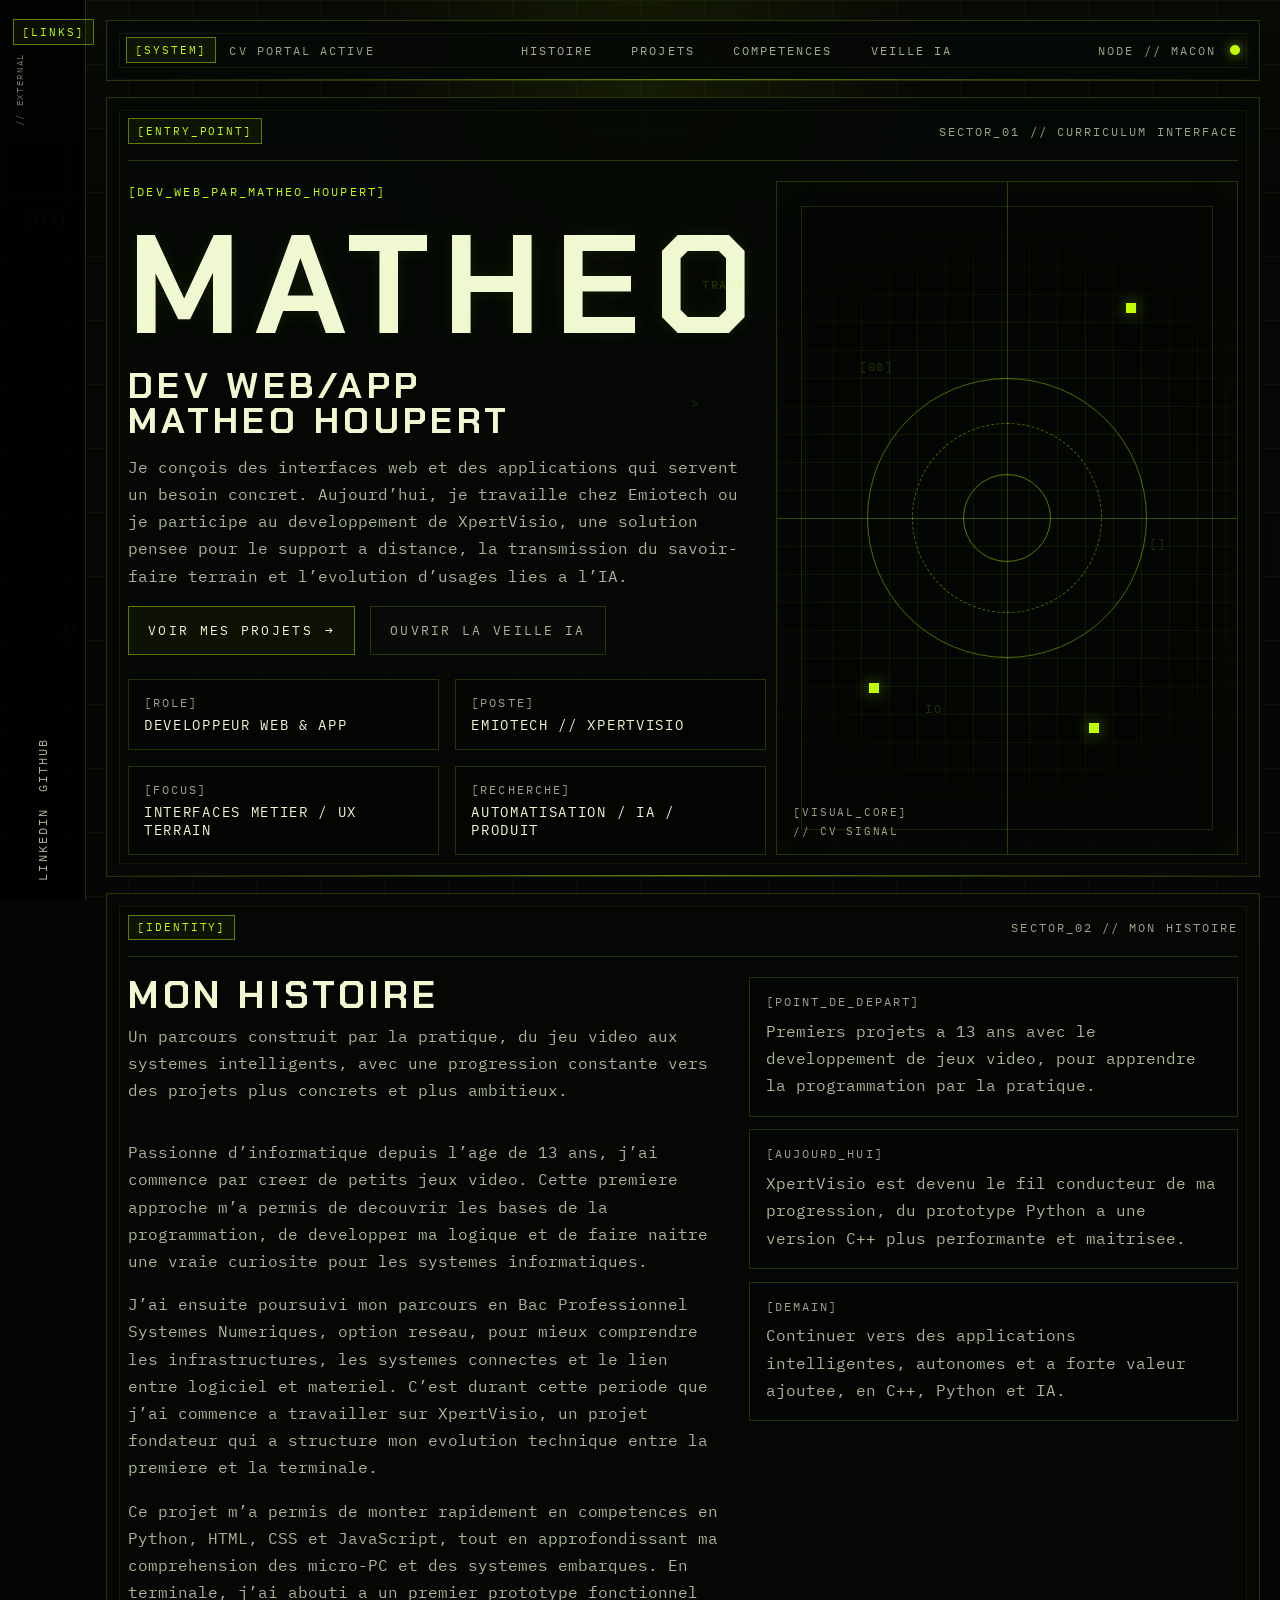
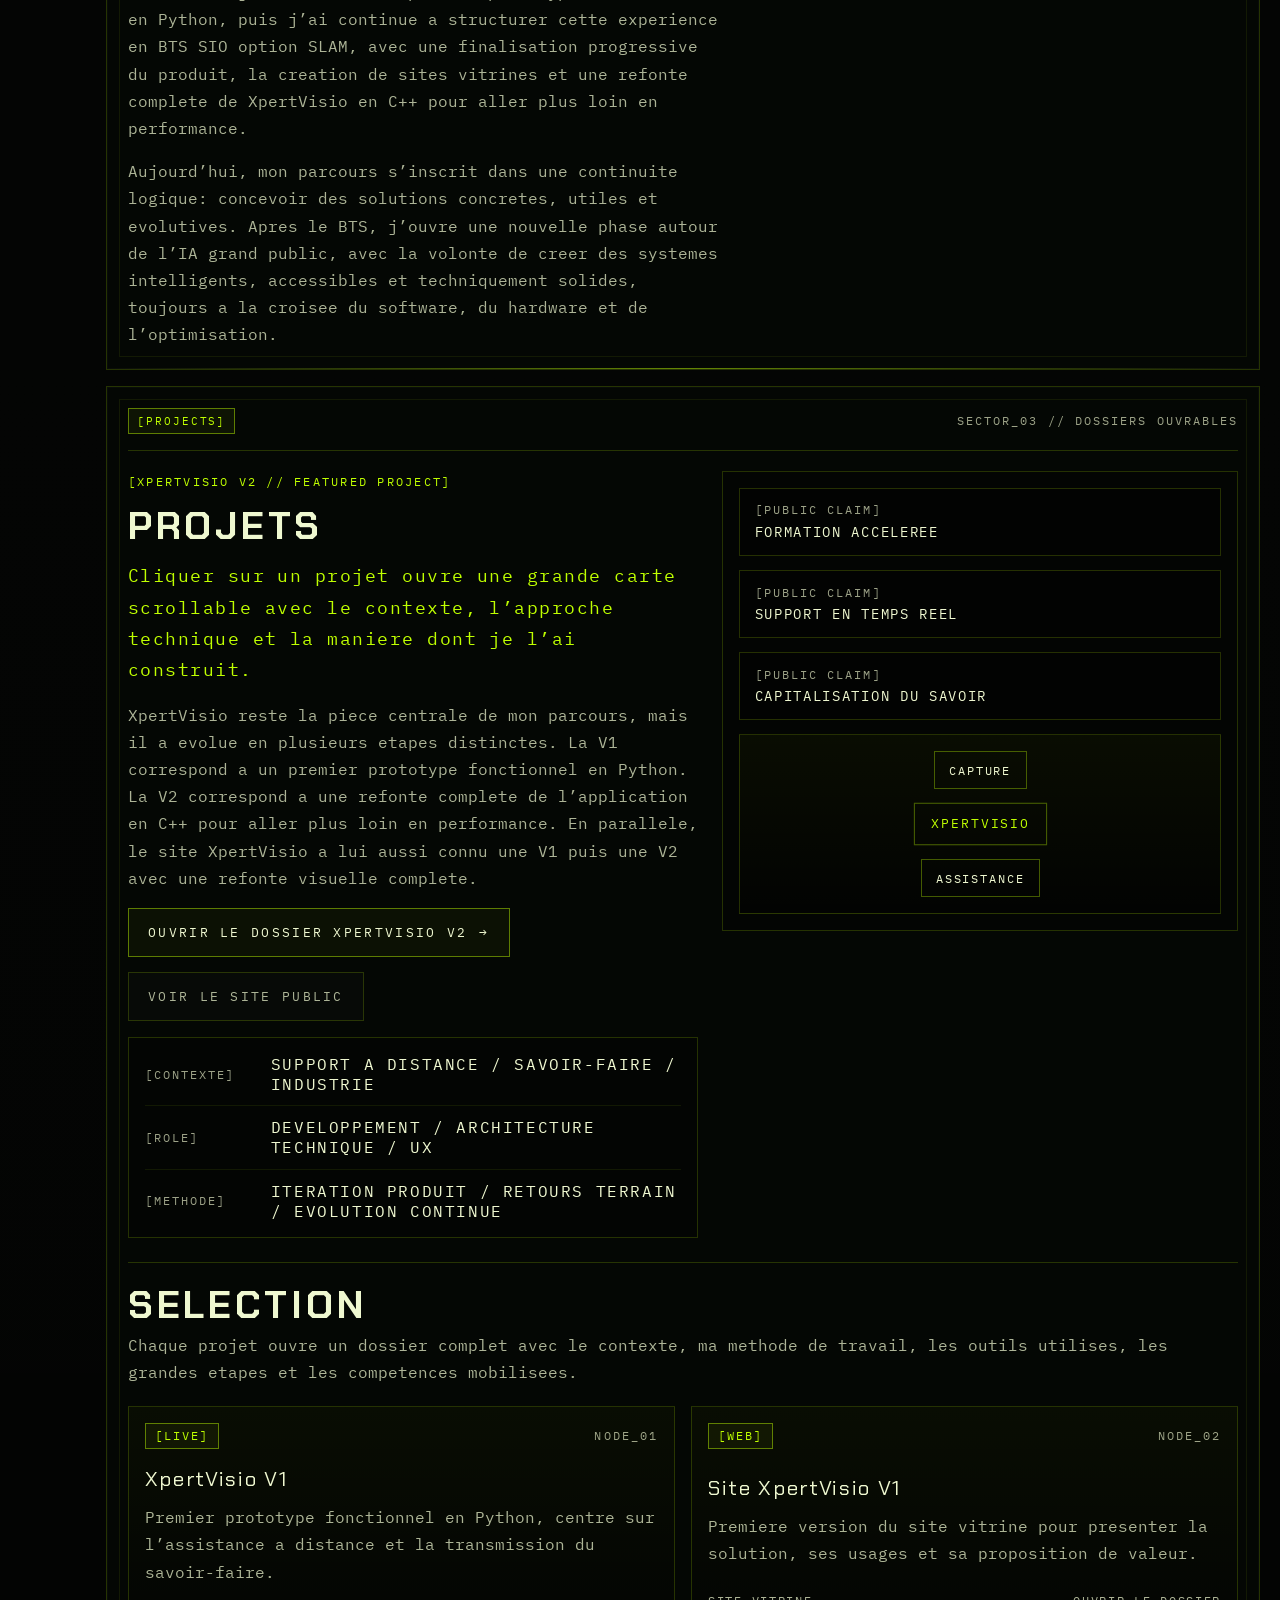
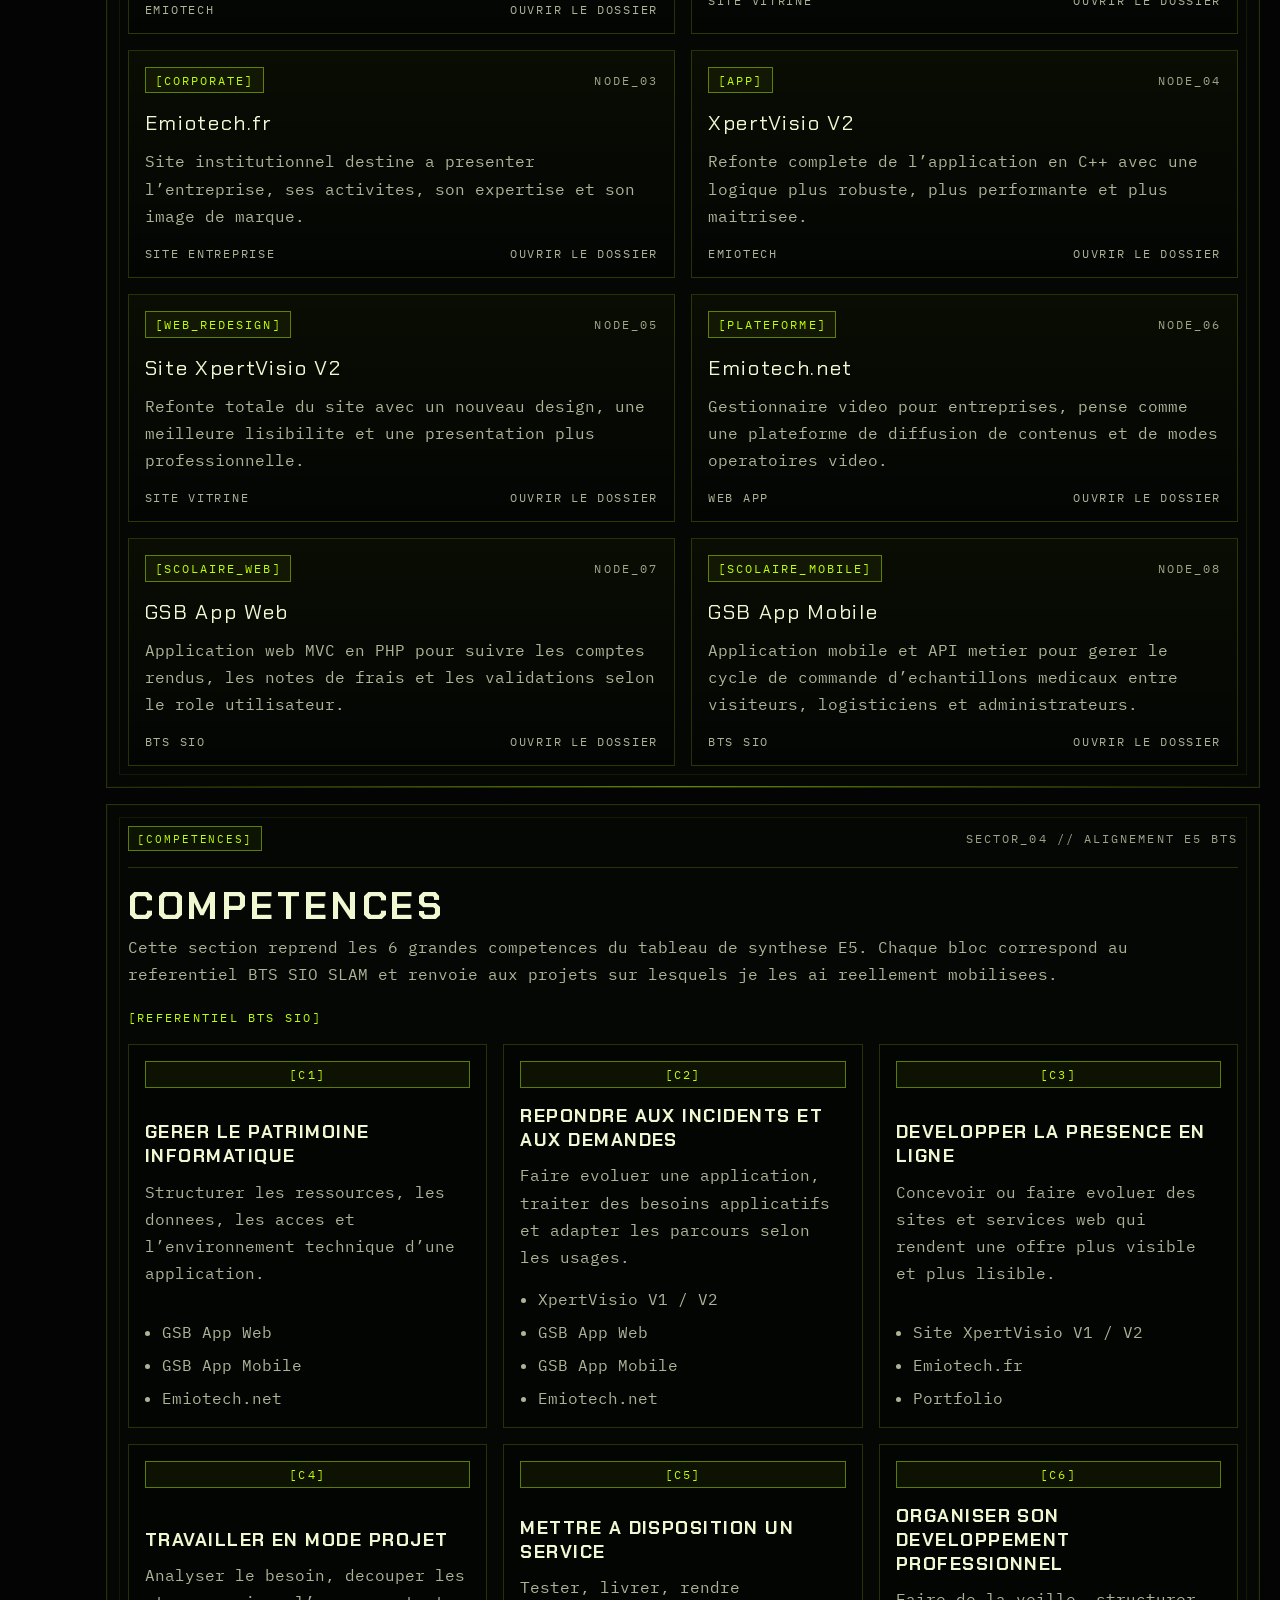
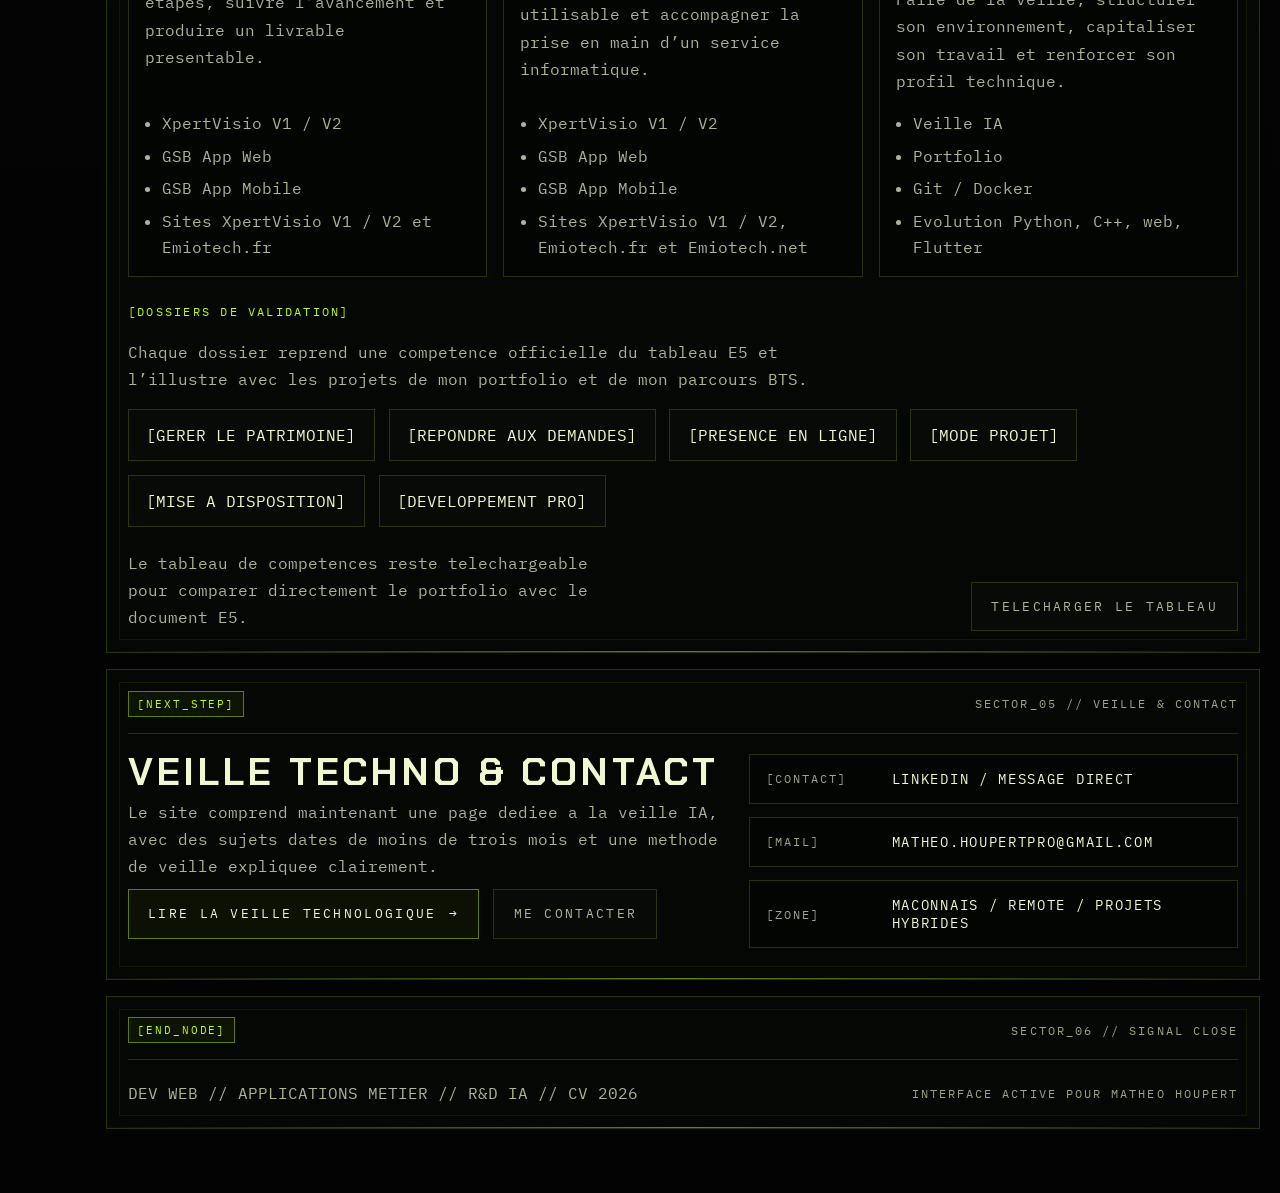
<file: index.html>
<!DOCTYPE html>
<html lang="fr">
<head>
  <meta charset="UTF-8">
  <meta name="viewport" content="width=device-width, initial-scale=1.0">
  <title>Dev Web/App Matheo Houpert</title>
  <meta
    name="description"
    content="CV interactif de Matheo Houpert, developpeur web et application chez Emiotech, autour de projets web, d'interfaces metier et de R&amp;D IA."
  >
  <link rel="preconnect" href="https://fonts.googleapis.com">
  <link rel="preconnect" href="https://fonts.gstatic.com" crossorigin>
  <link
    href="https://fonts.googleapis.com/css2?family=Chakra+Petch:wght@400;500;600;700&family=IBM+Plex+Mono:wght@400;500;600&display=swap"
    rel="stylesheet"
  >
  <link rel="stylesheet" href="styles.css">
  <noscript>
    <style>
      body.is-loading {
        overflow: auto !important;
      }

      .portfolio-loader {
        display: none !important;
      }
    </style>
  </noscript>
</head>
<body class="is-loading">
  <div class="app-shell">
    <div class="scanline-overlay" aria-hidden="true"></div>
    <div class="ambient-grid" aria-hidden="true"></div>
    <div class="noise-layer" id="noiseLayer" aria-hidden="true"></div>
    <div class="cursor" id="cursor" aria-hidden="true">
      <span class="cursor-ring"></span>
      <span class="cursor-dot"></span>
    </div>
    <div class="portfolio-loader" id="portfolioLoader" role="status" aria-live="polite">
      <div class="portfolio-loader__panel">
        <div class="portfolio-loader__head">
          <span class="system-tag">[BOOT_SEQUENCE]</span>
          <span class="portfolio-loader__code">NODE // MATHEO.H</span>
        </div>
        <div class="portfolio-loader__body">
          <p class="portfolio-loader__eyebrow">CV INTERFACE / EMIOTECH / XPERTVISIO</p>
          <h2 class="portfolio-loader__title">INITIALISATION DU PORTFOLIO</h2>
          <p class="portfolio-loader__text">
            Synchronisation des projets, calibration de l&rsquo;interface et ouverture
            du point d&rsquo;entree principal.
          </p>
          <div class="portfolio-loader__meter" aria-hidden="true">
            <span class="portfolio-loader__bar"></span>
          </div>
          <div class="portfolio-loader__status" aria-hidden="true">
            <span>SCANLINE</span>
            <span>PROJECTS</span>
            <span>SKILLS</span>
            <span>WATCH</span>
          </div>
        </div>
      </div>
    </div>

    <aside class="social-rail">
      <div class="rail-head">
        <span class="system-tag">[LINKS]</span>
        <span class="rail-id">// EXTERNAL</span>
      </div>
      <nav class="rail-links" aria-label="Liens externes">
        <a href="https://github.com/matheo2?tab=repositories" target="_blank" rel="noreferrer">GitHub</a>
        <a href="https://www.linkedin.com/in/matheo-houpert-094a30214/" target="_blank" rel="noreferrer">LinkedIn</a>
      </nav>
    </aside>

    <main class="site-frame">
      <header class="topbar">
        <div class="topbar-block">
          <span class="system-tag">[SYSTEM]</span>
          <span class="topbar-copy">CV PORTAL ACTIVE</span>
        </div>
        <nav class="topbar-nav" aria-label="Navigation principale">
          <a class="topbar-link" href="#story">HISTOIRE</a>
          <a class="topbar-link" href="#projects">PROJETS</a>
          <a class="topbar-link" href="#skills">COMPETENCES</a>
          <a class="topbar-link" href="veille.html">VEILLE IA</a>
        </nav>
        <div class="topbar-block">
          <span class="topbar-copy">NODE // MACON</span>
          <span class="status-led"></span>
        </div>
      </header>

      <section class="hero panel reveal">
        <div class="panel-header">
          <span class="system-tag">[ENTRY_POINT]</span>
          <span class="meta-text">SECTOR_01 // CURRICULUM INTERFACE</span>
        </div>
        <div class="hero-grid">
          <div class="hero-copy">
            <p class="eyebrow">[DEV_WEB_PAR_MATHEO_HOUPERT]</p>
            <h1 class="glitch-title" data-text="MATHEO">MATHEO</h1>
            <h2 class="hero-subtitle">DEV WEB/APP MATHEO HOUPERT</h2>
            <p class="hero-text">
              Je con&ccedil;ois des interfaces web et des applications qui servent un besoin concret.
              Aujourd&rsquo;hui, je travaille chez Emiotech ou je participe au developpement
              de XpertVisio, une solution pensee pour le support a distance, la transmission
              du savoir-faire terrain et l&rsquo;evolution d&rsquo;usages lies a l&rsquo;IA.
            </p>
            <div class="hero-actions">
              <a class="button-primary" href="#projects">VOIR MES PROJETS <span>&rarr;</span></a>
              <a class="button-secondary" href="veille.html">OUVRIR LA VEILLE IA</a>
            </div>
            <div class="hero-data">
              <div class="data-card">
                <span class="data-label">[ROLE]</span>
                <span class="data-value">DEVELOPPEUR WEB &amp; APP</span>
              </div>
              <div class="data-card">
                <span class="data-label">[POSTE]</span>
                <span class="data-value">EMIOTECH // XPERTVISIO</span>
              </div>
              <div class="data-card">
                <span class="data-label">[FOCUS]</span>
                <span class="data-value">INTERFACES METIER / UX TERRAIN</span>
              </div>
              <div class="data-card">
                <span class="data-label">[RECHERCHE]</span>
                <span class="data-value">AUTOMATISATION / IA / PRODUIT</span>
              </div>
            </div>
          </div>

          <div class="hero-visual" aria-hidden="true">
            <div class="signal-core">
              <div class="signal-ring signal-ring-a"></div>
              <div class="signal-ring signal-ring-b"></div>
              <div class="signal-grid"></div>
              <div class="signal-cross signal-cross-x"></div>
              <div class="signal-cross signal-cross-y"></div>
              <div class="signal-node signal-node-a"></div>
              <div class="signal-node signal-node-b"></div>
              <div class="signal-node signal-node-c"></div>
              <div class="signal-pulse"></div>
              <div class="signal-caption">
                <span>[VISUAL_CORE]</span>
                <span>// CV SIGNAL</span>
              </div>
            </div>
          </div>
        </div>
      </section>

      <section class="story panel reveal" id="story">
        <div class="panel-header">
          <span class="system-tag">[IDENTITY]</span>
          <span class="meta-text">SECTOR_02 // MON HISTOIRE</span>
        </div>
        <div class="story-layout">
          <div class="story-copy">
            <div class="section-head">
              <h3>MON HISTOIRE</h3>
              <p>Un parcours construit par la pratique, du jeu video aux systemes intelligents, avec une progression constante vers des projets plus concrets et plus ambitieux.</p>
            </div>
            <p>
              Passionne d&rsquo;informatique depuis l&rsquo;age de 13 ans, j&rsquo;ai commence par creer de petits jeux video.
              Cette premiere approche m&rsquo;a permis de decouvrir les bases de la programmation, de developper ma
              logique et de faire naitre une vraie curiosite pour les systemes informatiques.
            </p>
            <p>
              J&rsquo;ai ensuite poursuivi mon parcours en Bac Professionnel Systemes Numeriques, option reseau, pour
              mieux comprendre les infrastructures, les systemes connectes et le lien entre logiciel et materiel.
              C&rsquo;est durant cette periode que j&rsquo;ai commence a travailler sur XpertVisio, un projet fondateur
              qui a structure mon evolution technique entre la premiere et la terminale.
            </p>
            <p>
              Ce projet m&rsquo;a permis de monter rapidement en competences en Python, HTML, CSS et JavaScript,
              tout en approfondissant ma comprehension des micro-PC et des systemes embarques. En terminale,
              j&rsquo;ai abouti a un premier prototype fonctionnel en Python, puis j&rsquo;ai continue a structurer cette
              experience en BTS SIO option SLAM, avec une finalisation progressive du produit, la creation de sites
              vitrines et une refonte complete de XpertVisio en C++ pour aller plus loin en performance.
            </p>
            <p>
              Aujourd&rsquo;hui, mon parcours s&rsquo;inscrit dans une continuite logique: concevoir des solutions concretes,
              utiles et evolutives. Apres le BTS, j&rsquo;ouvre une nouvelle phase autour de l&rsquo;IA grand public, avec la
              volonte de creer des systemes intelligents, accessibles et techniquement solides, toujours a la croisee
              du software, du hardware et de l&rsquo;optimisation.
            </p>
          </div>
          <div class="story-stack" aria-label="Reperes de parcours">
            <div class="story-card">
              <span class="story-label">[POINT_DE_DEPART]</span>
              <p>Premiers projets a 13 ans avec le developpement de jeux video, pour apprendre la programmation par la pratique.</p>
            </div>
            <div class="story-card">
              <span class="story-label">[AUJOURD_HUI]</span>
              <p>XpertVisio est devenu le fil conducteur de ma progression, du prototype Python a une version C++ plus performante et maitrisee.</p>
            </div>
            <div class="story-card">
              <span class="story-label">[DEMAIN]</span>
              <p>Continuer vers des applications intelligentes, autonomes et a forte valeur ajoutee, en C++, Python et IA.</p>
            </div>
          </div>
        </div>
      </section>

      <section class="project-showcase panel reveal" id="projects">
        <div class="panel-header">
          <span class="system-tag">[PROJECTS]</span>
          <span class="meta-text">SECTOR_03 // DOSSIERS OUVRABLES</span>
        </div>
        <div class="project-layout">
          <div class="project-copy">
            <p class="eyebrow">[XPERTVISIO V2 // FEATURED PROJECT]</p>
            <h3>PROJETS</h3>
            <p class="project-text">Cliquer sur un projet ouvre une grande carte scrollable avec le contexte, l&rsquo;approche technique et la maniere dont je l&rsquo;ai construit.</p>
            <p class="project-detail">
              XpertVisio reste la piece centrale de mon parcours, mais il a evolue en plusieurs etapes distinctes.
              La V1 correspond a un premier prototype fonctionnel en Python. La V2 correspond a une refonte complete
              de l&rsquo;application en C++ pour aller plus loin en performance. En parallele, le site XpertVisio a lui
              aussi connu une V1 puis une V2 avec une refonte visuelle complete.
            </p>
            <div class="project-actions">
              <button class="button-primary detail-trigger" type="button" data-modal-template="project-xpertvisio-v2" aria-haspopup="dialog">
                OUVRIR LE DOSSIER XPERTVISIO V2 <span>&rarr;</span>
              </button>
              <a class="button-secondary" href="https://xpertvisio.tech" target="_blank" rel="noreferrer">VOIR LE SITE PUBLIC</a>
            </div>
            <div class="access-strip" aria-label="Informations d'accès au projet">
              <div class="access-row">
                <span class="access-key">[CONTEXTE]</span>
                <span class="access-value">SUPPORT A DISTANCE / SAVOIR-FAIRE / INDUSTRIE</span>
              </div>
              <div class="access-row">
                <span class="access-key">[ROLE]</span>
                <span class="access-value">DEVELOPPEMENT / ARCHITECTURE TECHNIQUE / UX</span>
              </div>
              <div class="access-row">
                <span class="access-key">[METHODE]</span>
                <span class="access-value">ITERATION PRODUIT / RETOURS TERRAIN / EVOLUTION CONTINUE</span>
              </div>
            </div>
          </div>
          <div class="project-panel">
            <div class="metric-block">
              <span class="metric-label">[PUBLIC CLAIM]</span>
              <span class="metric-value">FORMATION ACCELEREE</span>
            </div>
            <div class="metric-block">
              <span class="metric-label">[PUBLIC CLAIM]</span>
              <span class="metric-value">SUPPORT EN TEMPS REEL</span>
            </div>
            <div class="metric-block">
              <span class="metric-label">[PUBLIC CLAIM]</span>
              <span class="metric-value">CAPITALISATION DU SAVOIR</span>
            </div>
            <div class="project-diagram" aria-hidden="true">
              <span class="diagram-node">CAPTURE</span>
              <span class="diagram-node">XPERTVISIO</span>
              <span class="diagram-node">ASSISTANCE</span>
            </div>
          </div>
        </div>
        <div class="project-directory" id="project-directory">
          <div class="section-head">
            <h3>SELECTION</h3>
            <p>Chaque projet ouvre un dossier complet avec le contexte, ma methode de travail, les outils utilises, les grandes etapes et les competences mobilisees.</p>
          </div>
          <div class="project-grid">
            <button class="project-card detail-trigger" type="button" data-modal-template="project-xpertvisio-v1" aria-haspopup="dialog">
              <span class="project-card-head">
                <span class="project-badge">[LIVE]</span>
                <span class="project-card-index">NODE_01</span>
              </span>
              <span class="project-card-copy">
                <span class="project-card-title">XpertVisio V1</span>
                <span class="project-card-text">Premier prototype fonctionnel en Python, centre sur l&rsquo;assistance a distance et la transmission du savoir-faire.</span>
              </span>
              <span class="project-card-meta">
                <span>EMIOTECH</span>
                <span>OUVRIR LE DOSSIER</span>
              </span>
            </button>

            <button class="project-card detail-trigger" type="button" data-modal-template="project-xpertvisio-site-v1" aria-haspopup="dialog">
              <span class="project-card-head">
                <span class="project-badge">[WEB]</span>
                <span class="project-card-index">NODE_02</span>
              </span>
              <span class="project-card-copy">
                <span class="project-card-title">Site XpertVisio V1</span>
                <span class="project-card-text">Premiere version du site vitrine pour presenter la solution, ses usages et sa proposition de valeur.</span>
              </span>
              <span class="project-card-meta">
                <span>SITE VITRINE</span>
                <span>OUVRIR LE DOSSIER</span>
              </span>
            </button>

            <button class="project-card detail-trigger" type="button" data-modal-template="project-emiotech-fr" aria-haspopup="dialog">
              <span class="project-card-head">
                <span class="project-badge">[CORPORATE]</span>
                <span class="project-card-index">NODE_03</span>
              </span>
              <span class="project-card-copy">
                <span class="project-card-title">Emiotech.fr</span>
                <span class="project-card-text">Site institutionnel destine a presenter l&rsquo;entreprise, ses activites, son expertise et son image de marque.</span>
              </span>
              <span class="project-card-meta">
                <span>SITE ENTREPRISE</span>
                <span>OUVRIR LE DOSSIER</span>
              </span>
            </button>

            <button class="project-card detail-trigger" type="button" data-modal-template="project-xpertvisio-v2" aria-haspopup="dialog">
              <span class="project-card-head">
                <span class="project-badge">[APP]</span>
                <span class="project-card-index">NODE_04</span>
              </span>
              <span class="project-card-copy">
                <span class="project-card-title">XpertVisio V2</span>
                <span class="project-card-text">Refonte complete de l&rsquo;application en C++ avec une logique plus robuste, plus performante et plus maitrisee.</span>
              </span>
              <span class="project-card-meta">
                <span>EMIOTECH</span>
                <span>OUVRIR LE DOSSIER</span>
              </span>
            </button>

            <button class="project-card detail-trigger" type="button" data-modal-template="project-xpertvisio-site-v2" aria-haspopup="dialog">
              <span class="project-card-head">
                <span class="project-badge">[WEB_REDESIGN]</span>
                <span class="project-card-index">NODE_05</span>
              </span>
              <span class="project-card-copy">
                <span class="project-card-title">Site XpertVisio V2</span>
                <span class="project-card-text">Refonte totale du site avec un nouveau design, une meilleure lisibilite et une presentation plus professionnelle.</span>
              </span>
              <span class="project-card-meta">
                <span>SITE VITRINE</span>
                <span>OUVRIR LE DOSSIER</span>
              </span>
            </button>

            <button class="project-card detail-trigger" type="button" data-modal-template="project-emiotech-net" aria-haspopup="dialog">
              <span class="project-card-head">
                <span class="project-badge">[PLATEFORME]</span>
                <span class="project-card-index">NODE_06</span>
              </span>
              <span class="project-card-copy">
                <span class="project-card-title">Emiotech.net</span>
                <span class="project-card-text">Gestionnaire video pour entreprises, pense comme une plateforme de diffusion de contenus et de modes operatoires video.</span>
              </span>
              <span class="project-card-meta">
                <span>WEB APP</span>
                <span>OUVRIR LE DOSSIER</span>
              </span>
            </button>

            <button class="project-card detail-trigger" type="button" data-modal-template="project-gsb-web" aria-haspopup="dialog">
              <span class="project-card-head">
                <span class="project-badge">[SCOLAIRE_WEB]</span>
                <span class="project-card-index">NODE_07</span>
              </span>
              <span class="project-card-copy">
                <span class="project-card-title">GSB App Web</span>
                <span class="project-card-text">Application web MVC en PHP pour suivre les comptes rendus, les notes de frais et les validations selon le role utilisateur.</span>
              </span>
              <span class="project-card-meta">
                <span>BTS SIO</span>
                <span>OUVRIR LE DOSSIER</span>
              </span>
            </button>

            <button class="project-card detail-trigger" type="button" data-modal-template="project-gsb-mobile" aria-haspopup="dialog">
              <span class="project-card-head">
                <span class="project-badge">[SCOLAIRE_MOBILE]</span>
                <span class="project-card-index">NODE_08</span>
              </span>
              <span class="project-card-copy">
                <span class="project-card-title">GSB App Mobile</span>
                <span class="project-card-text">Application mobile et API metier pour gerer le cycle de commande d&rsquo;echantillons medicaux entre visiteurs, logisticiens et administrateurs.</span>
              </span>
              <span class="project-card-meta">
                <span>BTS SIO</span>
                <span>OUVRIR LE DOSSIER</span>
              </span>
            </button>
          </div>
        </div>
      </section>

      <section class="skills panel reveal" id="skills">
        <div class="panel-header">
          <span class="system-tag">[COMPETENCES]</span>
          <span class="meta-text">SECTOR_04 // ALIGNEMENT E5 BTS</span>
        </div>
        <div class="section-head">
          <h3>COMPETENCES</h3>
          <p>Cette section reprend les 6 grandes competences du tableau de synthese E5. Chaque bloc correspond au referentiel BTS SIO SLAM et renvoie aux projets sur lesquels je les ai reellement mobilisees.</p>
        </div>
        <div class="skills-stack">
          <div class="skills-block">
            <p class="eyebrow">[REFERENTIEL BTS SIO]</p>
            <div class="skills-panel skills-panel--project">
              <article class="skill-card">
                <span class="project-badge">[C1]</span>
                <div class="skill-card-copy">
                  <h4>Gerer le patrimoine informatique</h4>
                  <p>Structurer les ressources, les donnees, les acces et l&rsquo;environnement technique d&rsquo;une application.</p>
                </div>
                <ul class="skill-card-list">
                  <li>GSB App Web</li>
                  <li>GSB App Mobile</li>
                  <li>Emiotech.net</li>
                </ul>
              </article>
              <article class="skill-card">
                <span class="project-badge">[C2]</span>
                <div class="skill-card-copy">
                  <h4>Repondre aux incidents et aux demandes</h4>
                  <p>Faire evoluer une application, traiter des besoins applicatifs et adapter les parcours selon les usages.</p>
                </div>
                <ul class="skill-card-list">
                  <li>XpertVisio V1 / V2</li>
                  <li>GSB App Web</li>
                  <li>GSB App Mobile</li>
                  <li>Emiotech.net</li>
                </ul>
              </article>
              <article class="skill-card">
                <span class="project-badge">[C3]</span>
                <div class="skill-card-copy">
                  <h4>Developper la presence en ligne</h4>
                  <p>Concevoir ou faire evoluer des sites et services web qui rendent une offre plus visible et plus lisible.</p>
                </div>
                <ul class="skill-card-list">
                  <li>Site XpertVisio V1 / V2</li>
                  <li>Emiotech.fr</li>
                  <li>Portfolio</li>
                </ul>
              </article>
              <article class="skill-card">
                <span class="project-badge">[C4]</span>
                <div class="skill-card-copy">
                  <h4>Travailler en mode projet</h4>
                  <p>Analyser le besoin, decouper les etapes, suivre l&rsquo;avancement et produire un livrable presentable.</p>
                </div>
                <ul class="skill-card-list">
                  <li>XpertVisio V1 / V2</li>
                  <li>GSB App Web</li>
                  <li>GSB App Mobile</li>
                  <li>Sites XpertVisio V1 / V2 et Emiotech.fr</li>
                </ul>
              </article>
              <article class="skill-card">
                <span class="project-badge">[C5]</span>
                <div class="skill-card-copy">
                  <h4>Mettre a disposition un service</h4>
                  <p>Tester, livrer, rendre utilisable et accompagner la prise en main d&rsquo;un service informatique.</p>
                </div>
                <ul class="skill-card-list">
                  <li>XpertVisio V1 / V2</li>
                  <li>GSB App Web</li>
                  <li>GSB App Mobile</li>
                  <li>Sites XpertVisio V1 / V2, Emiotech.fr et Emiotech.net</li>
                </ul>
              </article>
              <article class="skill-card">
                <span class="project-badge">[C6]</span>
                <div class="skill-card-copy">
                  <h4>Organiser son developpement professionnel</h4>
                  <p>Faire de la veille, structurer son environnement, capitaliser son travail et renforcer son profil technique.</p>
                </div>
                <ul class="skill-card-list">
                  <li>Veille IA</li>
                  <li>Portfolio</li>
                  <li>Git / Docker</li>
                  <li>Evolution Python, C++, web, Flutter</li>
                </ul>
              </article>
            </div>
          </div>
          <div class="skills-block">
            <p class="eyebrow">[DOSSIERS DE VALIDATION]</p>
            <p class="skills-block-intro">Chaque dossier reprend une competence officielle du tableau E5 et l&rsquo;illustre avec les projets de mon portfolio et de mon parcours BTS.</p>
            <div class="skill-button-grid">
              <button class="skill-pill detail-trigger" type="button" data-modal-template="skill-backend" aria-haspopup="dialog">[GERER LE PATRIMOINE]</button>
              <button class="skill-pill detail-trigger" type="button" data-modal-template="skill-apps" aria-haspopup="dialog">[REPONDRE AUX DEMANDES]</button>
              <button class="skill-pill detail-trigger" type="button" data-modal-template="skill-frontend" aria-haspopup="dialog">[PRESENCE EN LIGNE]</button>
              <button class="skill-pill detail-trigger" type="button" data-modal-template="skill-ia" aria-haspopup="dialog">[MODE PROJET]</button>
              <button class="skill-pill detail-trigger" type="button" data-modal-template="skill-ux" aria-haspopup="dialog">[MISE A DISPOSITION]</button>
              <button class="skill-pill detail-trigger" type="button" data-modal-template="skill-devpro" aria-haspopup="dialog">[DEVELOPPEMENT PRO]</button>
            </div>
          </div>
        </div>
        <div class="skills-footer">
          <p class="skills-footnote">Le tableau de competences reste telechargeable pour comparer directement le portfolio avec le document E5.</p>
          <a class="button-secondary" href="BTS_SIO_Annexe_VI.5_Epreuve E5-Matheo-Houpert - Tableau de synthe.se_2026.xlsx" download="BTS_SIO_Annexe_VI.5_Epreuve E5-Matheo-Houpert - Tableau de synthe.se_2026.xlsx">TELECHARGER LE TABLEAU</a>
        </div>
      </section>

      <section class="about panel reveal" id="about">
        <div class="panel-header">
          <span class="system-tag">[NEXT_STEP]</span>
          <span class="meta-text">SECTOR_05 // VEILLE &amp; CONTACT</span>
        </div>
        <div class="about-layout">
          <div class="section-head">
            <h3>VEILLE TECHNO &amp; CONTACT</h3>
            <p>Le site comprend maintenant une page dediee a la veille IA, avec des sujets dates de moins de trois mois et une methode de veille expliquee clairement.</p>
            <div class="project-actions">
              <a class="button-primary" href="veille.html">LIRE LA VEILLE TECHNOLOGIQUE <span>&rarr;</span></a>
              <a class="button-secondary" href="https://www.linkedin.com/in/matheo-houpert-094a30214/" target="_blank" rel="noreferrer">ME CONTACTER</a>
            </div>
          </div>
          <div class="about-list">
            <div class="about-row">
              <span class="about-key">[CONTACT]</span>
              <span class="about-value">LINKEDIN / MESSAGE DIRECT</span>
            </div>
            <div class="about-row">
              <span class="about-key">[MAIL]</span>
              <span class="about-value">matheo.houpertPRO@gmail.com</span>
            </div>
            <div class="about-row">
              <span class="about-key">[ZONE]</span>
              <span class="about-value">MACONNAIS / REMOTE / PROJETS HYBRIDES</span>
            </div>
          </div>
        </div>
      </section>

      <footer class="footer panel reveal" id="footer">
        <div class="panel-header">
          <span class="system-tag">[END_NODE]</span>
          <span class="meta-text">SECTOR_06 // SIGNAL CLOSE</span>
        </div>
        <div class="footer-copy">
          <p>DEV WEB // APPLICATIONS METIER // R&amp;D IA // CV 2026</p>
          <p class="footer-small">INTERFACE ACTIVE POUR MATHEO HOUPERT</p>
        </div>
      </footer>
    </main>
  </div>

  <div class="detail-modal" id="detailModal" aria-hidden="true">
    <div class="detail-backdrop" data-close-modal="true"></div>
    <div class="detail-dialog" role="dialog" aria-modal="true" aria-labelledby="detailModalTitle">
      <div class="detail-dialog-head">
        <span class="system-tag">[DETAIL_CARD]</span>
        <button class="modal-close" type="button" data-close-modal="true" aria-label="Fermer la fenetre">FERMER</button>
      </div>
      <div class="detail-dialog-scroll" id="detailModalContent"></div>
    </div>
  </div>

  <template id="project-xpertvisio-v1">
    <article class="modal-article">
      <div class="modal-headline">
        <p class="eyebrow">[PROJET_01]</p>
        <h3 id="detailModalTitle">XpertVisio V1</h3>
        <p class="modal-lead">Premiere version fonctionnelle de XpertVisio, realisee en Python pour poser les bases du produit et valider le concept.</p>
      </div>
      <div class="modal-meta">
        <span>EMIOTECH</span>
        <span>APPLICATION METIER</span>
        <span>SUPPORT A DISTANCE</span>
        <span>PYTHON</span>
      </div>
      <div class="modal-section">
        <h4>Contexte du projet</h4>
        <p>XpertVisio V1 correspond a la premiere concretisation du projet. L&rsquo;objectif etait d&rsquo;arriver a un prototype fonctionnel capable de demontrer la valeur de l&rsquo;outil sur des usages d&rsquo;assistance a distance et de transmission du savoir-faire.</p>
      </div>
      <div class="modal-section">
        <h4>Ma maniere de travailler</h4>
        <p>Je me suis concentre sur une logique de prototype utile: comprendre le besoin, prioriser les fonctions centrales, obtenir rapidement une version qui tourne et verifier que l&rsquo;application repondait bien a l&rsquo;usage attendu.</p>
      </div>
      <div class="modal-section">
        <h4>Grandes etapes</h4>
        <p>J&rsquo;ai commence par cadrer les fonctions principales, puis j&rsquo;ai developpe une premiere version en Python pour valider le fonctionnement global. Cette phase m&rsquo;a servi de base solide avant la refonte plus ambitieuse en C++ qui a donne naissance a XpertVisio V2.</p>
      </div>
      <div class="modal-section">
        <h4>Outils et technologies</h4>
        <p>Sur cette version, j&rsquo;ai surtout mobilise Python, la logique applicative, l&rsquo;iteration fonctionnelle et une approche orientee prototype. Le but etait de valider le produit avant de pousser plus loin la performance et la structure technique.</p>
      </div>
      <div class="modal-section">
        <h4>Competences mobilisees</h4>
        <p>Ce projet m&rsquo;a permis de travailler la logique metier, la structuration fonctionnelle, la validation d&rsquo;un prototype et la capacite a faire emerger un produit concret a partir d&rsquo;un besoin terrain.</p>
      </div>
      <div class="modal-section">
        <h4>Correspondance BTS E5</h4>
        <p><strong>Repondre aux incidents et aux demandes d&rsquo;assistance et d&rsquo;evolution :</strong> Sur la V1, j&rsquo;avais souvent des retours du type "on ne voit pas assez vite le bon bouton" ou "il faudrait afficher cette info plus tot". Du coup, je retournais dans l&rsquo;interface Python pour deplacer un bouton, changer un libelle ou modifier l&rsquo;ordre d&rsquo;affichage d&rsquo;un bloc.</p>
        <p><strong>Travailler en mode projet :</strong> Pour ne pas me perdre, j&rsquo;avais decoupe la V1 en petites etapes: faire tourner l&rsquo;interface, brancher les actions principales, puis nettoyer le parcours general. Quand une fonction prenait trop de temps, je laissais de cote le detail pour finir d&rsquo;abord ce qui etait indispensable. Cette facon de prioriser m&rsquo;a appris a avancer comme sur un vrai projet.</p>
        <p><strong>Mettre a disposition des utilisateurs un service informatique :</strong> A un moment, il fallait que l&rsquo;application puisse se lancer vite pour une demo sans manipulation compliquée. J&rsquo;ai donc simplifie certains ecrans, corrige quelques blocages et verifie que le parcours principal etait montrable sans erreur evidente. Meme sur un prototype, j&rsquo;ai appris a penser au rendu final pour l&rsquo;utilisateur.</p>
        <p><strong>Organiser son developpement professionnel :</strong> Cette version m&rsquo;a surtout force a apprendre vite. Quand je ne savais pas faire une partie en Python, je cherchais plusieurs solutions, je testais, puis je gardais celle qui etait la plus simple a comprendre et a refaire. C&rsquo;est comme ca que j&rsquo;ai commence a progresser par essai, correction et amelioration continue.</p>
      </div>
      <div class="modal-actions">
        <a class="button-secondary" href="https://xpertvisio.tech" target="_blank" rel="noreferrer">VISITER LE SITE DE XPERTVISIO</a>
      </div>
    </article>
  </template>

  <template id="project-xpertvisio-site-v1">
    <article class="modal-article">
      <div class="modal-headline">
        <p class="eyebrow">[PROJET_02]</p>
        <h3 id="detailModalTitle">Site XpertVisio V1</h3>
        <p class="modal-lead">Premiere version du site vitrine, realisee pour poser les bases de la communication autour de XpertVisio.</p>
      </div>
      <div class="modal-meta">
        <span>VITRINE PRODUIT</span>
        <span>HTML / CSS / JS</span>
        <span>UX / PRESENTATION</span>
      </div>
      <div class="modal-section">
        <h4>Objectif</h4>
        <p>La V1 du site devait surtout poser une premiere presence en ligne claire pour presenter le projet, son utilite et son positionnement, avec une lecture simple et rapide.</p>
      </div>
      <div class="modal-section">
        <h4>Ma methode</h4>
        <p>Je suis parti des messages essentiels a faire passer, puis j&rsquo;ai organise le contenu de facon simple pour obtenir un site lisible, coherent et suffisamment clair pour une premiere presentation du produit.</p>
      </div>
      <div class="modal-section">
        <h4>Etapes de realisation</h4>
        <p>J&rsquo;ai structure les pages, redige les contenus principaux, defini une premiere hierarchie visuelle et veille a ce que le site soit propre a consulter sur plusieurs tailles d&rsquo;ecran.</p>
      </div>
      <div class="modal-section">
        <h4>Outils et technologies</h4>
        <p>J&rsquo;ai utilise HTML, CSS et JavaScript, avec une attention particuliere sur l&rsquo;integration, la lisibilite du contenu et la coherence d&rsquo;ensemble de cette premiere version.</p>
      </div>
      <div class="modal-section">
        <h4>Competences mobilisees</h4>
        <p>Ce projet illustre ma capacite a poser une premiere vitrine web fonctionnelle, a rendre une offre technique lisible et a construire une premiere image web autour du projet.</p>
      </div>
      <div class="modal-section">
        <h4>Correspondance BTS E5</h4>
        <p><strong>Developper la presence en ligne de l&rsquo;organisation :</strong> Sur cette V1, j&rsquo;ai du transformer des infos un peu techniques en une page claire. J&rsquo;ai repris le contenu section par section dans le HTML pour mettre en avant le probleme, la solution puis les benefices, au lieu d&rsquo;avoir un texte trop compact. C&rsquo;est ce travail qui m&rsquo;a appris a rendre un projet visible et comprehensible sur le web.</p>
        <p><strong>Travailler en mode projet :</strong> J&rsquo;avais avance avec une logique simple: d&rsquo;abord le squelette HTML, ensuite le style dans le CSS, puis les petits ajustements visuels et interactifs en JavaScript. Quand un bloc etait trop charge ou pas assez lisible, je revenais dessus avant de passer au suivant. Cela m&rsquo;a appris a gerer un site comme un vrai petit projet.</p>
        <p><strong>Mettre a disposition des utilisateurs un service informatique :</strong> Le site devait etre presentable sur plusieurs ecrans, donc je testais souvent le rendu sur desktop puis sur mobile. Quand un bouton debordait ou qu&rsquo;une section etait trop large, je corrigais directement le CSS pour garder une lecture propre. Cette competence s&rsquo;est construite en verifiant que le site reste vraiment utilisable.</p>
        <p><strong>Organiser son developpement professionnel :</strong> Avec cette V1, j&rsquo;ai pris de meilleurs reflexes sur l&rsquo;integration front. Je passais mon temps entre le HTML pour la structure, le CSS pour la lisibilite et le JS pour les petits effets attendus, ce qui m&rsquo;a fait progresser tres vite. C&rsquo;est typiquement un projet qui m&rsquo;a appris en faisant.</p>
      </div>
      <div class="modal-actions">
        <a class="button-secondary" href="https://xpertvisio.tech" target="_blank" rel="noreferrer">VOIR LE SITE XPERTVISIO</a>
      </div>
    </article>
  </template>

  <template id="project-xpertvisio-v2">
    <article class="modal-article">
      <div class="modal-headline">
        <p class="eyebrow">[PROJET_04]</p>
        <h3 id="detailModalTitle">XpertVisio V2</h3>
        <p class="modal-lead">Refonte complete de l&rsquo;application en C++ pour obtenir une version plus performante, plus robuste et mieux maitrisee techniquement.</p>
      </div>
      <div class="modal-meta">
        <span>EMIOTECH</span>
        <span>APPLICATION METIER</span>
        <span>C++</span>
        <span>REFONTE COMPLETE</span>
      </div>
      <div class="modal-section">
        <h4>Contexte du projet</h4>
        <p>Apres la V1 en Python, XpertVisio V2 marque une vraie montee en competences avec une refonte complete en C++. L&rsquo;objectif etait d&rsquo;aller plus loin sur la performance, la maitrise du bas niveau et la fiabilite generale du produit.</p>
      </div>
      <div class="modal-section">
        <h4>Ma maniere de travailler</h4>
        <p>Je suis reparti des acquis de la V1 pour reconstruire une version plus solide. Cette fois, l&rsquo;enjeu n&rsquo;etait plus seulement de prouver le concept, mais de produire une application plus aboutie, plus propre et mieux adaptee a une evolution longue.</p>
      </div>
      <div class="modal-section">
        <h4>Grandes etapes</h4>
        <p>J&rsquo;ai repris la logique fonctionnelle du projet, puis j&rsquo;ai participe a sa refonte en C++ pour mieux maitriser l&rsquo;architecture et les performances. Cette nouvelle version s&rsquo;inscrit comme une evolution majeure dans le parcours technique du projet.</p>
      </div>
      <div class="modal-section">
        <h4>Outils et technologies</h4>
        <p>La V2 repose surtout sur C++, avec une attention plus forte sur l&rsquo;architecture, la performance, l&rsquo;optimisation et la solidite globale de l&rsquo;application.</p>
      </div>
      <div class="modal-section">
        <h4>Competences mobilisees</h4>
        <p>Cette refonte m&rsquo;a permis de monter en competences sur des sujets plus exigeants: structuration applicative, performance, refonte technique et evolution d&rsquo;un produit deja existant.</p>
      </div>
      <div class="modal-section">
        <h4>Correspondance BTS E5</h4>
        <p><strong>Repondre aux incidents et aux demandes d&rsquo;assistance et d&rsquo;evolution :</strong> La V2 est nee parce que la V1 montrait certaines limites. Quand une partie etait trop lente, trop fragile ou trop dure a faire evoluer, il ne suffisait plus de corriger a la marge: il fallait repenser des morceaux entiers de l&rsquo;application. Cette refonte m&rsquo;a appris a traiter une demande d&rsquo;evolution comme un vrai chantier technique.</p>
        <p><strong>Travailler en mode projet :</strong> Repartir sur une version C++ m&rsquo;a oblige a etre beaucoup plus organise. Je devais garder ce qui faisait le sens du projet, tout en reconstruisant une base plus propre et plus performante. En pratique, cela voulait dire avancer module par module, tester regulierement et ne pas casser la logique generale pendant la refonte.</p>
        <p><strong>Mettre a disposition des utilisateurs un service informatique :</strong> Sur la V2, on n&rsquo;attendait plus seulement une demo qui tourne, mais quelque chose de plus solide. J&rsquo;ai donc pris l&rsquo;habitude de verifier qu&rsquo;une fonction etait stable avant de passer a la suivante, et de reprendre certains comportements si le rendu final n&rsquo;etait pas assez propre. J&rsquo;ai ainsi appris a penser en termes de fiabilite du service.</p>
        <p><strong>Organiser son developpement professionnel :</strong> Le passage de Python a C++ m&rsquo;a force a changer de niveau d&rsquo;exigence. J&rsquo;ai du aller chercher des methodes, comprendre une logique plus bas niveau et revoir ma facon d&rsquo;organiser le code. C&rsquo;est un projet qui m&rsquo;a clairement fait monter en competences parce qu&rsquo;il m&rsquo;a sorti de ma zone de confort.</p>
      </div>
      <div class="modal-actions">
        <a class="button-secondary" href="https://xpertvisio.tech" target="_blank" rel="noreferrer">VISITER LE SITE DE XPERTVISIO</a>
      </div>
    </article>
  </template>

  <template id="project-xpertvisio-site-v2">
    <article class="modal-article">
      <div class="modal-headline">
        <p class="eyebrow">[PROJET_05]</p>
        <h3 id="detailModalTitle">Site XpertVisio V2</h3>
        <p class="modal-lead">Refonte totale du site avec un nouveau design, une meilleure mise en valeur du produit et une presentation plus professionnelle.</p>
      </div>
      <div class="modal-meta">
        <span>VITRINE PRODUIT</span>
        <span>HTML / CSS / JS</span>
        <span>REFONTE VISUELLE</span>
      </div>
      <div class="modal-section">
        <h4>Objectif</h4>
        <p>Le but de cette V2 etait de repartir sur une nouvelle base graphique et structurelle pour mieux valoriser XpertVisio, avec une image plus forte et un discours plus mature.</p>
      </div>
      <div class="modal-section">
        <h4>Ma methode</h4>
        <p>Je me suis appuye sur le retour de la premiere version pour refaire le site avec un nouveau design, une meilleure hierarchie visuelle et une presentation plus convaincante du projet.</p>
      </div>
      <div class="modal-section">
        <h4>Etapes de realisation</h4>
        <p>J&rsquo;ai revu l&rsquo;architecture des contenus, retravaille l&rsquo;identite visuelle, reorganise les blocs de lecture et adapte la presentation pour obtenir un site plus moderne, plus clair et plus impactant.</p>
      </div>
      <div class="modal-section">
        <h4>Outils et technologies</h4>
        <p>J&rsquo;ai utilise HTML, CSS et JavaScript, avec un vrai travail sur le redesign, le responsive, la hierarchie visuelle et l&rsquo;experience de consultation.</p>
      </div>
      <div class="modal-section">
        <h4>Competences mobilisees</h4>
        <p>Cette V2 montre ma capacite a refondre un site existant, a revoir un design de fond en comble et a mieux relier interface, image de marque et objectif de communication.</p>
      </div>
      <div class="modal-section">
        <h4>Correspondance BTS E5</h4>
        <p><strong>Developper la presence en ligne de l&rsquo;organisation :</strong> Sur cette V2, j&rsquo;ai repris entierement la facon dont le produit etait presente. J&rsquo;ai modifie les sections, refait le visuel, retravaille les boutons d&rsquo;appel a l&rsquo;action et reorganise les contenus pour que le site fasse plus pro des l&rsquo;arrivee. La competence se valide ici dans le fait de faire evoluer une presence web vers quelque chose de plus convaincant.</p>
        <p><strong>Travailler en mode projet :</strong> Comme il s&rsquo;agissait d&rsquo;une refonte, je ne pouvais pas juste empiler des modifications. J&rsquo;ai repris le site bloc par bloc, en testant a chaque fois si la nouvelle version etait vraiment meilleure que l&rsquo;ancienne. Cela m&rsquo;a appris a travailler sur un redesign comme sur un projet a part entiere.</p>
        <p><strong>Mettre a disposition des utilisateurs un service informatique :</strong> Le site devait gagner en lisibilite, en confort de lecture et en qualite visuelle. En pratique, cela voulait dire corriger du CSS, ajuster les espacements et parfois revoir un comportement JavaScript pour obtenir un rendu plus propre. J&rsquo;ai donc valide cette competence en rendant le site plus agreable et plus simple a utiliser.</p>
        <p><strong>Organiser son developpement professionnel :</strong> Cette refonte m&rsquo;a fait progresser sur des details que je ne voyais pas forcement avant: rythme de lecture, impact d&rsquo;un bon contraste, coherence entre design et message. J&rsquo;ai aussi appris a mieux reprendre un ancien travail pour l&rsquo;ameliorer au lieu de toujours repartir de zero. C&rsquo;est le genre de projet qui fait gagner en maturite sur le front.</p>
      </div>
      <div class="modal-actions">
        <a class="button-secondary" href="https://xpertvisio.tech" target="_blank" rel="noreferrer">VOIR LE SITE XPERTVISIO</a>
      </div>
    </article>
  </template>

  <template id="project-emiotech-net">
    <article class="modal-article">
      <div class="modal-headline">
        <p class="eyebrow">[PROJET_06]</p>
        <h3 id="detailModalTitle">Emiotech.net</h3>
        <p class="modal-lead">Plateforme de gestion video pour les entreprises, pensee comme un espace de diffusion, d&rsquo;organisation et de consultation de contenus video professionnels.</p>
      </div>
      <div class="modal-meta">
        <span>WEB APP</span>
        <span>GESTION VIDEO</span>
        <span>INTERFACE METIER</span>
      </div>
      <div class="modal-section">
        <h4>Contexte</h4>
        <p>Emiotech.net s&rsquo;apparente a un mini YouTube professionnel, oriente entreprise. L&rsquo;enjeu etait de proposer une plateforme capable de centraliser des videos utiles, notamment des modes operatoires, des contenus explicatifs et des ressources destinees a un usage plus metier que grand public.</p>
      </div>
      <div class="modal-section">
        <h4>Comment je m&rsquo;y suis pris</h4>
        <p>Je l&rsquo;ai aborde comme une vraie plateforme de consultation: il fallait penser la navigation, la categorisation, la recherche des contenus, la mise en avant des videos et la fluidite generale du parcours. J&rsquo;ai aussi pris en compte le fait qu&rsquo;un utilisateur doit retrouver vite le bon contenu, sans etre perdu dans une interface trop chargee.</p>
      </div>
      <div class="modal-section">
        <h4>Etapes de construction</h4>
        <p>Le travail a commence par la structuration des besoins et des types de contenus a heberger. Ensuite, j&rsquo;ai pense l&rsquo;organisation des pages, les zones de consultation, les fiches video, les parcours de navigation et la logique de gestion des medias. Une fois la base posee, j&rsquo;ai fait evoluer l&rsquo;interface pour la rendre plus claire, plus stable et plus adaptee a un usage regulier en entreprise.</p>
      </div>
      <div class="modal-section">
        <h4>Outils et technologies</h4>
        <p>Sur ce type de projet, je mobilise surtout mes competences web: HTML, CSS, JavaScript, structuration des contenus, ergonomie d&rsquo;interface, logique applicative et reflexion autour de la gestion des donnees media. J&rsquo;ai aussi travaille la coherence entre la partie fonctionnelle et la facon dont l&rsquo;outil est reellement utilise.</p>
      </div>
      <div class="modal-section">
        <h4>Competences mobilisees</h4>
        <p>Ce projet montre ma capacite a concevoir une plateforme metier, a organiser de l&rsquo;information riche, a penser une experience de consultation efficace et a construire une interface qui sert un objectif pratique avant tout.</p>
      </div>
      <div class="modal-section">
        <h4>Correspondance BTS E5</h4>
        <p><strong>Gerer le patrimoine informatique :</strong> Sur Emiotech.net, j&rsquo;ai du gerer une logique de contenus, de categories et de ressources videos. Quand une video etait mal classee ou qu&rsquo;une fiche etait difficile a retrouver, il fallait revoir la structure de rangement ou la facon dont les infos etaient affichees. Cela m&rsquo;a appris a penser les donnees et les medias comme un ensemble a organiser proprement.</p>
        <p><strong>Repondre aux incidents et aux demandes d&rsquo;assistance et d&rsquo;evolution :</strong> Un besoin typique pouvait etre "on trouve mal les videos" ou "la navigation n&rsquo;est pas assez claire". Dans ce cas, je revoyais le parcours, les filtres, l&rsquo;ordre des blocs ou l&rsquo;affichage des cartes pour corriger ce point. Ce sont des petites demandes, mais c&rsquo;est justement comme ca qu&rsquo;on apprend a faire evoluer une plateforme metier.</p>
        <p><strong>Travailler en mode projet :</strong> La plateforme m&rsquo;a force a avancer par lots: d&rsquo;abord la logique generale, ensuite les pages de consultation, puis les details qui rendent l&rsquo;ensemble plus propre. A chaque fois, je gardais en tete le besoin reel de l&rsquo;entreprise et je priorisais ce qui aidait le plus l&rsquo;utilisateur final. Cette facon de decouper le travail m&rsquo;a servi de cadre tout au long du projet.</p>
        <p><strong>Mettre a disposition des utilisateurs un service informatique :</strong> Le service devait etre simple a consulter et assez fluide pour un usage regulier. Cela passait par des tests visuels, des corrections de mise en page et parfois des ajustements de comportement pour que la bonne video soit retrouvee plus vite. J&rsquo;ai donc valide cette competence en rendant concretement le service plus utilisable.</p>
        <p><strong>Organiser son developpement professionnel :</strong> Emiotech.net m&rsquo;a fait progresser sur une autre dimension du web: moins vitrine, plus outil metier. J&rsquo;y ai appris a penser contenu, ergonomie, logique applicative et usage ensemble. C&rsquo;est aussi le genre de projet qui m&rsquo;a aide a prendre du recul sur ma facon de concevoir des interfaces utiles.</p>
      </div>
    </article>
  </template>

  <template id="project-emiotech-fr">
    <article class="modal-article">
      <div class="modal-headline">
        <p class="eyebrow">[PROJET_03]</p>
        <h3 id="detailModalTitle">Emiotech.fr</h3>
        <p class="modal-lead">Site institutionnel destine a presenter Emiotech, son activite, son image et ses offres de maniere claire et professionnelle.</p>
      </div>
      <div class="modal-meta">
        <span>SITE CORPORATE</span>
        <span>IMAGE DE MARQUE</span>
        <span>WEB / COMMUNICATION</span>
      </div>
      <div class="modal-section">
        <h4>Objectif</h4>
        <p>Le role d&rsquo;Emiotech.fr etait d&rsquo;offrir une vitrine serieuse et rassurante de l&rsquo;entreprise. Il fallait a la fois presenter les activites, rendre l&rsquo;offre lisible et donner une image moderne, claire et coherente avec les projets portes par l&rsquo;entreprise.</p>
      </div>
      <div class="modal-section">
        <h4>Ma demarche</h4>
        <p>Je me suis concentre sur la clarte du message, la structuration des contenus et la qualite de la presentation. Sur un site de ce type, le travail ne consiste pas seulement a integrer des pages, mais aussi a construire un parcours de lecture logique, a rassurer rapidement l&rsquo;utilisateur et a faire ressortir les informations importantes sans surcharge.</p>
      </div>
      <div class="modal-section">
        <h4>Etapes de realisation</h4>
        <p>J&rsquo;ai d&rsquo;abord organise les contenus autour des besoins principaux: presentation, expertise, activites, contact et lisibilite de l&rsquo;offre. Ensuite, j&rsquo;ai travaille la mise en page, la coherence graphique, le responsive et la fluidite de navigation. L&rsquo;objectif etait que le site soit aussi propre dans sa lecture que dans son rendu visuel.</p>
      </div>
      <div class="modal-section">
        <h4>Outils et technologies</h4>
        <p>J&rsquo;ai mobilise les bases solides du developpement web front: HTML, CSS, JavaScript, integration responsive, composition visuelle et optimisation de l&rsquo;experience utilisateur. J&rsquo;ai aussi travaille la dimension communicationnelle du site, ce qui m&rsquo;a pousse a mieux relier technique, contenu et image.</p>
      </div>
      <div class="modal-section">
        <h4>Competences mobilisees</h4>
        <p>Ce projet met en avant ma capacite a produire un site corporate propre et credible, a valoriser une structure par le web et a construire une interface qui sert autant la comprehension que la presentation professionnelle.</p>
      </div>
      <div class="modal-section">
        <h4>Correspondance BTS E5</h4>
        <p><strong>Developper la presence en ligne de l&rsquo;organisation :</strong> Emiotech.fr m&rsquo;a servi a travailler une demande tres concrete: presenter l&rsquo;entreprise de facon plus serieuse sur le web. J&rsquo;ai donc repris les pages pour mieux mettre en avant les activites, clarifier les textes et donner une image plus propre. Ce type de travail valide bien la competence parce qu&rsquo;il agit directement sur la visibilite de l&rsquo;organisation.</p>
        <p><strong>Travailler en mode projet :</strong> Pour ce site, j&rsquo;ai avance en commençant par les pages les plus importantes, puis en harmonisant le reste autour de cette base. Quand une section etait trop lourde ou qu&rsquo;un bloc ne servait pas vraiment la lecture, je le reprenais avant d&rsquo;aller plus loin. Cela m&rsquo;a appris a garder une ligne directrice simple sur un projet web corporate.</p>
        <p><strong>Mettre a disposition des utilisateurs un service informatique :</strong> Le site devait rester facile a consulter pour un visiteur qui ne connait pas l&rsquo;entreprise. J&rsquo;ai donc verifie le responsive, la lisibilite des boutons, la clarte des titres et la fluidite du parcours. En pratique, cela revenait a corriger des details dans le HTML et le CSS pour que le rendu final soit propre.</p>
        <p><strong>Organiser son developpement professionnel :</strong> Ce projet m&rsquo;a appris a travailler une presentation plus institutionnelle, avec un niveau de sobriete et de coherence different d&rsquo;un site vitrine classique. J&rsquo;ai du faire attention au ton, a la structure et a l&rsquo;image generale, ce qui m&rsquo;a fait progresser sur la partie communication autant que sur la partie integration.</p>
      </div>
      <div class="modal-actions">
        <a class="button-secondary" href="https://emiotech.fr" target="_blank" rel="noreferrer">VOIR LE SITE EMIOTECH</a>
      </div>
    </article>
  </template>

  <template id="project-gsb-web">
    <article class="modal-article">
      <div class="modal-headline">
        <p class="eyebrow">[PROJET_07]</p>
        <h3 id="detailModalTitle">GSB App Web</h3>
        <p class="modal-lead">Application web pedagogique de suivi d&rsquo;activite commerciale et administrative, construite en PHP MVC sans framework.</p>
      </div>
      <div class="modal-meta">
        <span>BTS SIO</span>
        <span>PHP / MVC</span>
        <span>MARIA DB / DOCKER</span>
      </div>
      <div class="modal-section">
        <h4>Contexte</h4>
        <p>GSB Suivi Web est un projet scolaire concu pour gerer un flux metier complet autour des comptes rendus de visite et des notes de frais. L&rsquo;application couvre plusieurs profils utilisateurs, avec des droits differents et des etats precis a respecter dans le cycle de validation. Le projet etait interessant parce qu&rsquo;il obligeait a penser a la fois le fonctionnel, la structure du code et la coherence des parcours selon le role.</p>
      </div>
      <div class="modal-section">
        <h4>Ma demarche</h4>
        <p>Je l&rsquo;ai aborde comme une vraie application metier. J&rsquo;ai commence par comprendre les flux principaux: creation, modification, soumission, validation, refus, remboursement et export. Ensuite, j&rsquo;ai organise l&rsquo;application autour des trois roles principaux, afin que chacun voie uniquement les actions qu&rsquo;il est autorise a effectuer. L&rsquo;objectif etait d&rsquo;avoir une logique claire, fiable et lisible, plutot qu&rsquo;une simple succession d&rsquo;ecrans.</p>
      </div>
      <div class="modal-section">
        <h4>Etapes de realisation</h4>
        <p>J&rsquo;ai d&rsquo;abord structure le projet avec une architecture MVC maison, ce qui m&rsquo;a permis de bien separer les controllers, les models et les views. J&rsquo;ai ensuite mis en place la base de donnees et les relations necessaires pour suivre les utilisateurs, les comptes rendus, les frais et leurs statuts. Une fois cette base posee, j&rsquo;ai construit les dashboards par role, puis les formulaires de saisie, les ecrans de validation et la logique d&rsquo;export pour le service administratif.</p>
      </div>
      <div class="modal-section">
        <h4>Outils et technologies</h4>
        <p>Le projet repose sur PHP avec un point d&rsquo;entree central, une architecture MVC sans framework, une base MariaDB ou MySQL, les sessions PHP pour l&rsquo;authentification et un environnement Docker pour lancer rapidement l&rsquo;application, la base et phpMyAdmin. Cette stack m&rsquo;a permis de travailler la structuration backend, les flux CRUD, la gestion de session et l&rsquo;organisation propre d&rsquo;un projet web.</p>
      </div>
      <div class="modal-section">
        <h4>Competences mobilisees</h4>
        <p>Ce projet m&rsquo;a fait progresser sur la conception d&rsquo;une application multi-roles, la modelisation de flux metier, la gestion d&rsquo;etats, l&rsquo;architecture MVC, l&rsquo;interaction avec une base relationnelle et la capacite a produire une application pedagogique complete, demonstrable et logique dans son comportement.</p>
      </div>
      <div class="modal-section">
        <h4>Correspondance BTS E5</h4>
        <p><strong>Gerer le patrimoine informatique :</strong> GSB App Web m&rsquo;a fait travailler la gestion des donnees, des roles et des statuts. Par exemple, si un compte rendu changeait d&rsquo;etat, il fallait que cette information soit bien reportee partout, cote base comme cote interface. C&rsquo;est en manipulant cette logique que j&rsquo;ai vraiment appris a structurer proprement les informations d&rsquo;une application.</p>
        <p><strong>Repondre aux incidents et aux demandes d&rsquo;assistance et d&rsquo;evolution :</strong> Sur ce projet, une demande typique pouvait etre "le responsable doit voir ce bouton, mais pas le visiteur" ou "il faut ajouter une etape de validation". Concretement, cela m&rsquo;amenait a modifier le controller, verifier le model puis adapter la vue correspondante. C&rsquo;est exactement ce type de petites evolutions qui m&rsquo;a fait valider cette competence.</p>
        <p><strong>Travailler en mode projet :</strong> J&rsquo;avais avance avec une logique assez claire: d&rsquo;abord la structure MVC, ensuite la base de donnees, puis les parcours par role. Quand une partie n&rsquo;etait pas finie, j&rsquo;essayais de ne pas casser tout le reste et de garder une progression propre. Cette methode m&rsquo;a appris a construire une application petit a petit sans perdre la logique generale.</p>
        <p><strong>Mettre a disposition des utilisateurs un service informatique :</strong> L&rsquo;application devait etre facile a lancer pour une demo, donc l&rsquo;environnement Docker, la base et les comptes de test comptaient autant que le code lui-meme. J&rsquo;ai appris a verifier qu&rsquo;une personne exterieure puisse ouvrir le projet, se connecter et tester un parcours sans galerer. C&rsquo;est la que j&rsquo;ai compris la difference entre "ca marche chez moi" et "le service est vraiment utilisable".</p>
        <p><strong>Organiser son developpement professionnel :</strong> Ce projet m&rsquo;a fait progresser en PHP MVC, en SQL et en logique metier web. J&rsquo;ai du comprendre comment relier base de donnees, traitements et interface de facon propre, ce qui m&rsquo;a donne des reflexes utiles pour la suite. C&rsquo;est un des projets qui m&rsquo;a le plus aide a structurer ma facon de raisonner en tant que developpeur.</p>
      </div>
    </article>
  </template>

  <template id="project-gsb-mobile">
    <article class="modal-article">
      <div class="modal-headline">
        <p class="eyebrow">[PROJET_08]</p>
        <h3 id="detailModalTitle">GSB App Mobile</h3>
        <p class="modal-lead">Application mobile connectee a une API metier pour suivre les commandes d&rsquo;echantillons medicaux selon les roles visiteur, logisticien et administrateur.</p>
      </div>
      <div class="modal-meta">
        <span>BTS SIO</span>
        <span>FLUTTER / FASTAPI</span>
        <span>JWT / RBAC</span>
      </div>
      <div class="modal-section">
        <h4>Contexte</h4>
        <p>GSB App Mobile avait pour objectif de gerer le flux de commandes d&rsquo;echantillons medicaux entre plusieurs profils utilisateurs. Le projet ne se limitait pas a une interface mobile: il fallait aussi penser le backend, la securite, les droits d&rsquo;acces et la tracabilite des mouvements. C&rsquo;est un projet complet, tres formateur, parce qu&rsquo;il relie mobile, API, donnees metier et controle des roles.</p>
      </div>
      <div class="modal-section">
        <h4>Comment je l&rsquo;ai pense</h4>
        <p>Je suis parti du cycle de vie d&rsquo;une commande: demande, preparation, livraison, reception. A partir de la, j&rsquo;ai decliné des parcours differents selon le role. Le visiteur doit pouvoir commander, suivre et confirmer la reception. Le logisticien doit gerer la preparation et l&rsquo;envoi. L&rsquo;administrateur doit piloter les comptes utilisateurs. Cette approche m&rsquo;a permis de construire une application plus naturelle, ou chaque ecran repond a un besoin metier precis.</p>
      </div>
      <div class="modal-section">
        <h4>Grandes etapes</h4>
        <p>J&rsquo;ai d&rsquo;abord defini les entites principales comme les utilisateurs, produits, lots, commandes et mouvements de stock. Ensuite, j&rsquo;ai structure l&rsquo;API autour des routes d&rsquo;authentification, de gestion des commandes, du stock et des statistiques. Cote mobile, j&rsquo;ai organise l&rsquo;application avec un shell adapte selon le role, puis j&rsquo;ai construit les ecrans de commandes, de stock, d&rsquo;historique et de suivi logistique. Enfin, j&rsquo;ai integre la connexion securisee par JWT et le controle d&rsquo;acces RBAC pour garantir un comportement coherent selon les droits.</p>
      </div>
      <div class="modal-section">
        <h4>Outils et technologies</h4>
        <p>Le frontend mobile est base sur Flutter, avec Riverpod pour la gestion d&rsquo;etat et Dio pour les appels reseau. Le backend repose sur FastAPI, SQLAlchemy, JWT et une logique de controle des roles. Cette stack m&rsquo;a permis de travailler la separation entre client mobile et API, la securisation des parcours, la gestion d&rsquo;etat et la communication entre les differentes couches de l&rsquo;application.</p>
      </div>
      <div class="modal-section">
        <h4>Competences mobilisees</h4>
        <p>Ce projet met en avant ma capacite a concevoir une application mobile connectee a un backend moderne, a structurer des flux metier multi-utilisateurs, a gerer l&rsquo;authentification et les droits, et a penser la tracabilite d&rsquo;un systeme de stock et de commande de bout en bout.</p>
      </div>
      <div class="modal-section">
        <h4>Correspondance BTS E5</h4>
        <p><strong>Gerer le patrimoine informatique :</strong> Sur GSB App Mobile, j&rsquo;ai travaille la structure entre utilisateurs, produits, lots, commandes et mouvements de stock. Quand un lot devait etre retrouve ou qu&rsquo;une commande changeait d&rsquo;etat, il fallait que toute la chaine reste coherente. C&rsquo;est en manipulant ces relations cote API et cote mobile que j&rsquo;ai vraiment valide cette competence.</p>
        <p><strong>Repondre aux incidents et aux demandes d&rsquo;assistance et d&rsquo;evolution :</strong> L&rsquo;application devait proposer des parcours differents selon le visiteur, le logisticien et l&rsquo;administrateur. Si une action etait disponible pour le mauvais role ou si un ecran n&rsquo;affichait pas le bon statut, il fallait corriger soit la route FastAPI, soit la logique Flutter, soit les deux. Ce type d&rsquo;aller-retour m&rsquo;a appris a traiter des demandes applicatives sur plusieurs couches.</p>
        <p><strong>Travailler en mode projet :</strong> Le projet m&rsquo;a oblige a faire coexister plusieurs dimensions: mobile, backend, securite et logique metier. Je ne pouvais pas avancer n&rsquo;importe comment, donc je traitais souvent une fonctionnalite de bout en bout: la route, le provider, puis l&rsquo;ecran. Cette facon de travailler m&rsquo;a aide a garder une application coherente malgre une stack plus large.</p>
        <p><strong>Mettre a disposition des utilisateurs un service informatique :</strong> L&rsquo;objectif final etait de fournir une application mobile connectee a une API, utilisable selon les roles et les droits. J&rsquo;ai donc verifie la connexion JWT, les etats de commande, le rendu des ecrans et la fluidite du parcours avant de considerer une fonctionnalite comme terminee. Cela m&rsquo;a appris a penser a la mise a disposition du service dans son ensemble.</p>
        <p><strong>Organiser son developpement professionnel :</strong> GSB App Mobile m&rsquo;a permis de progresser sur Flutter, FastAPI, JWT, Riverpod et la logique API/mobile. C&rsquo;est un projet qui m&rsquo;a oblige a sortir du web pur pour apprendre une autre maniere de construire une application. Il a clairement enrichi mon profil et ma facon de travailler sur des technos plus modernes.</p>
      </div>
    </article>
  </template>

  <template id="skill-frontend">
    <article class="modal-article">
      <div class="modal-headline">
        <p class="eyebrow">[COMPETENCE_01]</p>
        <h3 id="detailModalTitle">Developper la presence en ligne</h3>
        <p class="modal-lead">Je valide cette competence en concevant et en faisant evoluer des services web qui rendent une organisation, une offre ou un produit plus visibles et plus lisibles.</p>
      </div>
      <div class="modal-section">
        <h4>Comment je l&rsquo;ai validee</h4>
        <p>Je la valide sur le site XpertVisio, Emiotech.fr, le portfolio et plus largement sur les interfaces web que j&rsquo;ai construites pour presenter une solution ou une organisation. J&rsquo;y travaille la clarte du message, la hierarchie de l&rsquo;information, le responsive et la coherence entre contenu, image et objectif de communication.</p>
      </div>
      <div class="modal-section">
        <h4>Ce que cela montre dans un cadre BTS</h4>
        <p>Cette competence montre ma capacite a contribuer a la visibilite numerique d&rsquo;une structure, a faire evoluer un site web et a produire un rendu qui sert a la fois la communication, l&rsquo;experience utilisateur et l&rsquo;usage reel.</p>
      </div>
    </article>
  </template>

  <template id="skill-apps">
    <article class="modal-article">
      <div class="modal-headline">
        <p class="eyebrow">[COMPETENCE_02]</p>
        <h3 id="detailModalTitle">Repondre aux incidents et aux demandes</h3>
        <p class="modal-lead">Je valide cette competence en faisant evoluer des applications selon les besoins des utilisateurs, des roles et des traitements attendus.</p>
      </div>
      <div class="modal-section">
        <h4>Comment je l&rsquo;ai validee</h4>
        <p>Je la valide avec XpertVisio, GSB App Web, GSB App Mobile et Emiotech.net. Sur ces projets, il a fallu traiter des besoins applicatifs concrets, faire evoluer les parcours, adapter les actions autorisees selon le role et rendre les outils plus utiles au quotidien.</p>
      </div>
      <div class="modal-section">
        <h4>Ce que cela montre dans un cadre BTS</h4>
        <p>Cette competence met en avant ma capacite a comprendre une demande, a la traduire en evolution applicative et a produire une reponse coherente sur la partie fonctionnelle comme sur la partie technique.</p>
      </div>
    </article>
  </template>

  <template id="skill-backend">
    <article class="modal-article">
      <div class="modal-headline">
        <p class="eyebrow">[COMPETENCE_03]</p>
        <h3 id="detailModalTitle">Gerer le patrimoine informatique</h3>
        <p class="modal-lead">Je valide cette competence en structurant les ressources techniques, les donnees, les habilitations et l&rsquo;environnement necessaire au bon fonctionnement d&rsquo;un service.</p>
      </div>
      <div class="modal-section">
        <h4>Comment je l&rsquo;ai validee</h4>
        <p>Je la valide avec GSB App Web, GSB App Mobile et Emiotech.net. Ces projets m&rsquo;ont amené a gerer les donnees, les roles, les environnements de lancement, l&rsquo;authentification, les stocks, les medias, les tables relationnelles et les droits d&rsquo;acces selon les utilisateurs.</p>
      </div>
      <div class="modal-section">
        <h4>Ce que cela montre dans un cadre BTS</h4>
        <p>Cette competence prouve que je peux organiser la base technique d&rsquo;un service: modelisation, gestion des ressources, niveaux d&rsquo;habilitation, environnement de travail et fiabilite des donnees sur lesquelles repose l&rsquo;application.</p>
      </div>
    </article>
  </template>

  <template id="skill-ia">
    <article class="modal-article">
      <div class="modal-headline">
        <p class="eyebrow">[COMPETENCE_04]</p>
        <h3 id="detailModalTitle">Gestion de projet</h3>
        <p class="modal-lead">Je valide cette competence en analysant le besoin, en planifiant les etapes et en faisant avancer un projet selon des priorites reelles.</p>
      </div>
      <div class="modal-section">
        <h4>Comment je l&rsquo;ai validee</h4>
        <p>Je la valide sur XpertVisio, sur les sites entreprise et sur les projets GSB. Dans chacun de ces projets, j&rsquo;ai du passer par une phase d&rsquo;analyse, structurer les taches, prioriser les fonctions importantes et faire evoluer le livrable jusqu&rsquo;a une version presentable et coherente.</p>
      </div>
      <div class="modal-section">
        <h4>Ce que cela montre dans un cadre BTS</h4>
        <p>Cette competence montre que je sais travailler en mode projet: comprendre un objectif, organiser une progression, suivre une logique de realisation et justifier mes choix dans un contexte de production ou de formation.</p>
      </div>
    </article>
  </template>

  <template id="skill-ux">
    <article class="modal-article">
      <div class="modal-headline">
        <p class="eyebrow">[COMPETENCE_05]</p>
        <h3 id="detailModalTitle">Mettre a disposition un service</h3>
        <p class="modal-lead">Je valide cette competence en testant, en livrant et en rendant utilisable un service informatique par ses utilisateurs.</p>
      </div>
      <div class="modal-section">
        <h4>Comment je l&rsquo;ai validee</h4>
        <p>Je la valide en particulier sur XpertVisio, GSB App Web, GSB App Mobile, les sites entreprise et Emiotech.net. J&rsquo;y travaille la stabilite des parcours, les tests des cas importants, la demonstration du service, l&rsquo;accessibilite des fonctions principales et la clarte de prise en main.</p>
      </div>
      <div class="modal-section">
        <h4>Ce que cela montre dans un cadre BTS</h4>
        <p>Cette competence met en avant ma capacite a ne pas m&rsquo;arreter au code seul: il faut aussi verifier, rendre exploitable, presenter correctement et faire en sorte que le service puisse etre utilise dans de bonnes conditions.</p>
      </div>
    </article>
  </template>

  <template id="skill-devpro">
    <article class="modal-article">
      <div class="modal-headline">
        <p class="eyebrow">[COMPETENCE_06]</p>
        <h3 id="detailModalTitle">Organiser son developpement professionnel</h3>
        <p class="modal-lead">Je valide cette competence en faisant de la veille, en structurant mon environnement de travail et en faisant evoluer mon profil technique au fil des projets.</p>
      </div>
      <div class="modal-section">
        <h4>Comment je l&rsquo;ai validee</h4>
        <p>Je la valide par ma veille IA, par la construction de mon portfolio, par l&rsquo;usage de Git et Docker, ainsi que par ma progression continue sur Python, C++, PHP, Flutter, FastAPI et le web. Chaque projet me sert aussi de support d&rsquo;apprentissage et de professionnalisation.</p>
      </div>
      <div class="modal-section">
        <h4>Ce que cela montre dans un cadre BTS</h4>
        <p>Cette competence montre que je sais faire evoluer mon environnement, capitaliser ce que j&rsquo;apprends, construire une identite professionnelle lisible et rester dans une dynamique de progression au-dela d&rsquo;un seul projet ponctuel.</p>
      </div>
    </article>
  </template>

  <script src="script.js"></script>
</body>
</html>
</file>
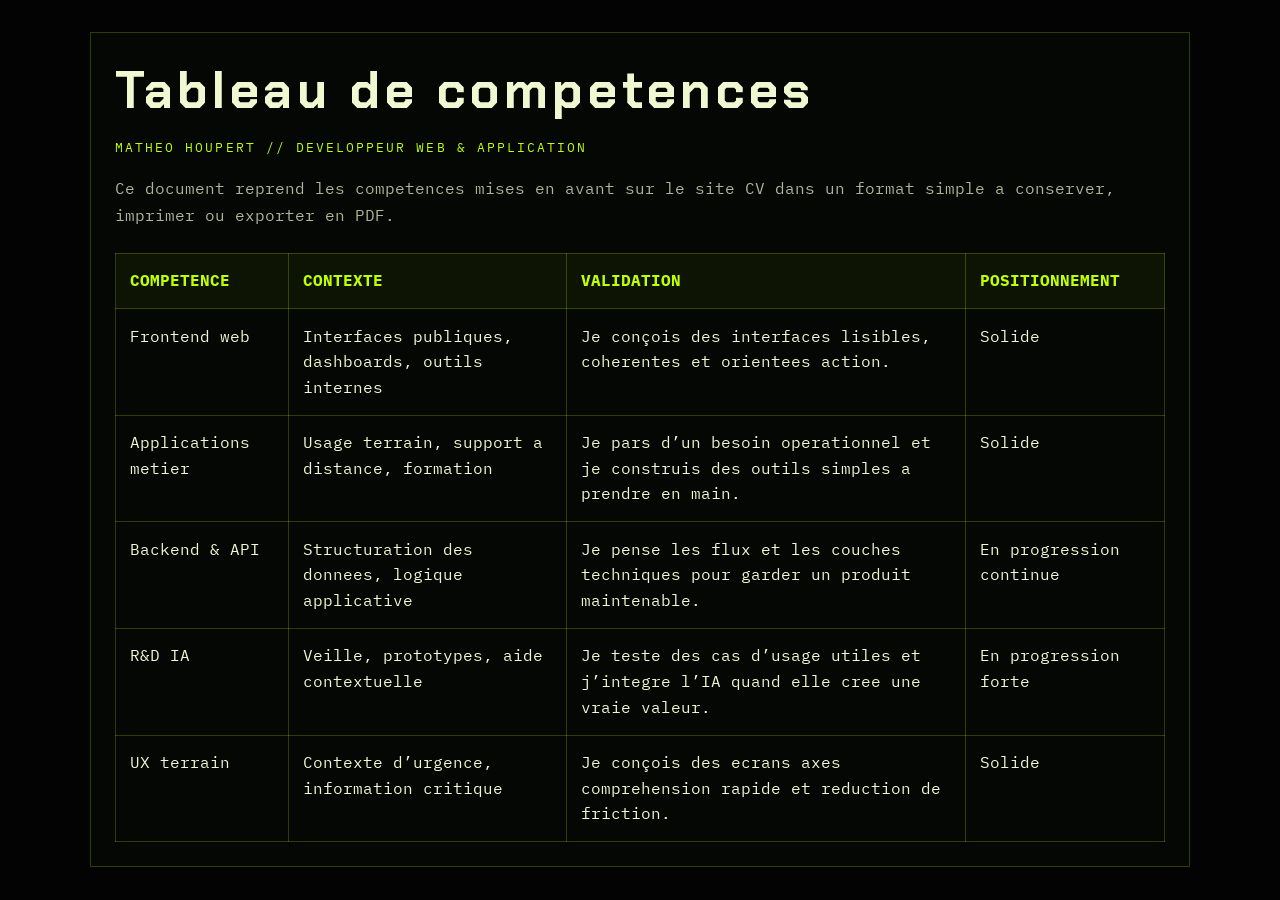
<file: tableau-competences-matheo-houpert.html>
<!DOCTYPE html>
<html lang="fr">
<head>
  <meta charset="UTF-8">
  <meta name="viewport" content="width=device-width, initial-scale=1.0">
  <title>Tableau de competences - Matheo Houpert</title>
  <style>
    :root { color-scheme: dark; --bg: #020302; --panel: rgba(5,8,5,.92); --line: rgba(191,255,0,.22); --text: #eff8d0; --text-dim: rgba(239,248,208,.72); --accent: #bfff00; }
    * { box-sizing: border-box; }
    body { margin: 0; padding: 2rem; background: var(--bg); color: var(--text); font-family: "IBM Plex Mono", monospace; }
    main { max-width: 1100px; margin: 0 auto; border: 1px solid var(--line); background: var(--panel); padding: 1.5rem; }
    h1 { margin: 0; font-family: "Chakra Petch", sans-serif; letter-spacing: .08em; font-size: clamp(2rem, 5vw, 3.2rem); }
    p { color: var(--text-dim); line-height: 1.7; }
    .meta { color: var(--accent); letter-spacing: .16em; font-size: .8rem; }
    table { width: 100%; border-collapse: collapse; margin-top: 1.5rem; }
    th, td { border: 1px solid var(--line); padding: .9rem; text-align: left; vertical-align: top; line-height: 1.6; }
    th { color: var(--accent); background: rgba(191,255,0,.05); text-transform: uppercase; }
    @media print { body { padding: 0; background: #fff; color: #111; } main { border: 0; background: #fff; max-width: none; padding: 0; } th, td { border-color: #999; } th { color: #000; background: #eee; } .meta { color: #000; } }
  </style>
  <link rel="preconnect" href="https://fonts.googleapis.com">
  <link rel="preconnect" href="https://fonts.gstatic.com" crossorigin>
  <link href="https://fonts.googleapis.com/css2?family=Chakra+Petch:wght@400;500;600;700&family=IBM+Plex+Mono:wght@400;500;600&display=swap" rel="stylesheet">
</head>
<body>
  <main>
    <h1>Tableau de competences</h1>
    <p class="meta">MATHEO HOUPERT // DEVELOPPEUR WEB &amp; APPLICATION</p>
    <p>Ce document reprend les competences mises en avant sur le site CV dans un format simple a conserver, imprimer ou exporter en PDF.</p>
    <table>
      <thead>
        <tr><th>Competence</th><th>Contexte</th><th>Validation</th><th>Positionnement</th></tr>
      </thead>
      <tbody>
        <tr><td>Frontend web</td><td>Interfaces publiques, dashboards, outils internes</td><td>Je con&ccedil;ois des interfaces lisibles, coherentes et orientees action.</td><td>Solide</td></tr>
        <tr><td>Applications metier</td><td>Usage terrain, support a distance, formation</td><td>Je pars d&rsquo;un besoin operationnel et je construis des outils simples a prendre en main.</td><td>Solide</td></tr>
        <tr><td>Backend &amp; API</td><td>Structuration des donnees, logique applicative</td><td>Je pense les flux et les couches techniques pour garder un produit maintenable.</td><td>En progression continue</td></tr>
        <tr><td>R&amp;D IA</td><td>Veille, prototypes, aide contextuelle</td><td>Je teste des cas d&rsquo;usage utiles et j&rsquo;integre l&rsquo;IA quand elle cree une vraie valeur.</td><td>En progression forte</td></tr>
        <tr><td>UX terrain</td><td>Contexte d&rsquo;urgence, information critique</td><td>Je con&ccedil;ois des ecrans axes comprehension rapide et reduction de friction.</td><td>Solide</td></tr>
      </tbody>
    </table>
  </main>
</body>
</html>
</file>
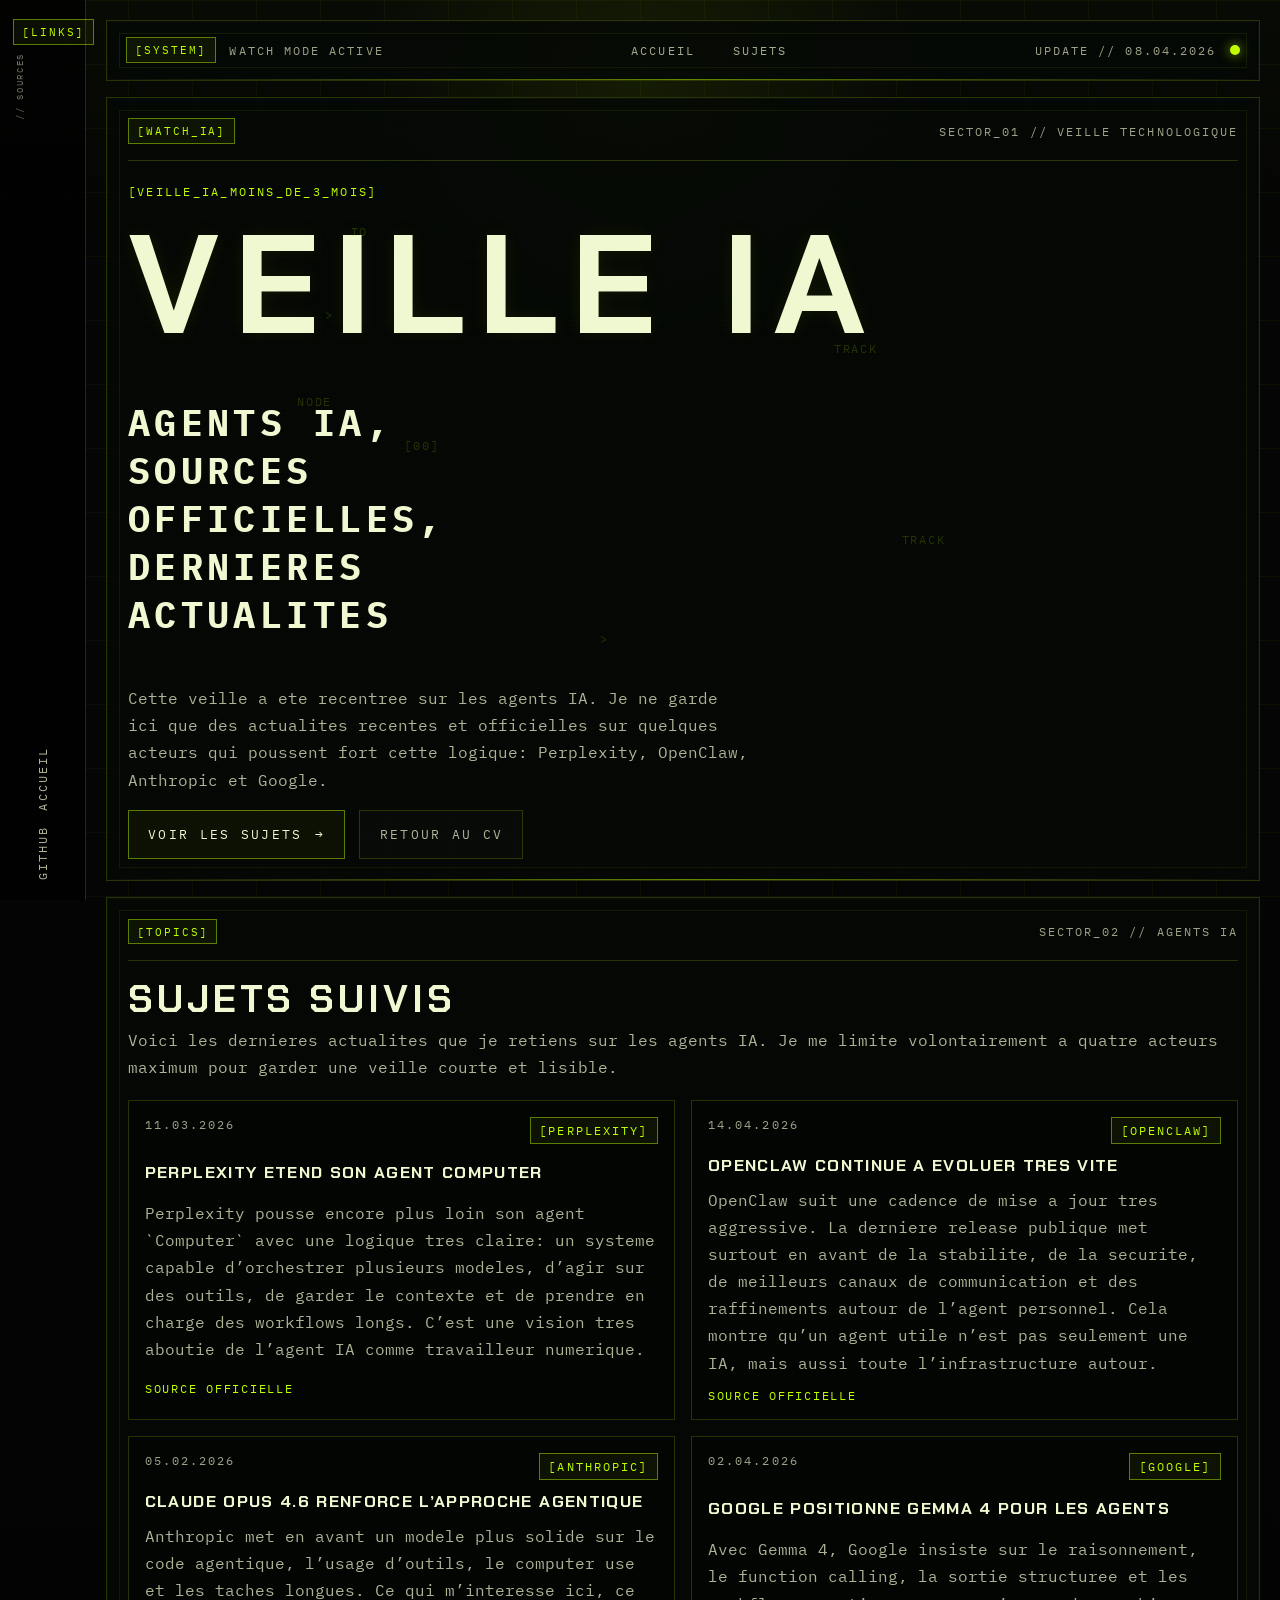
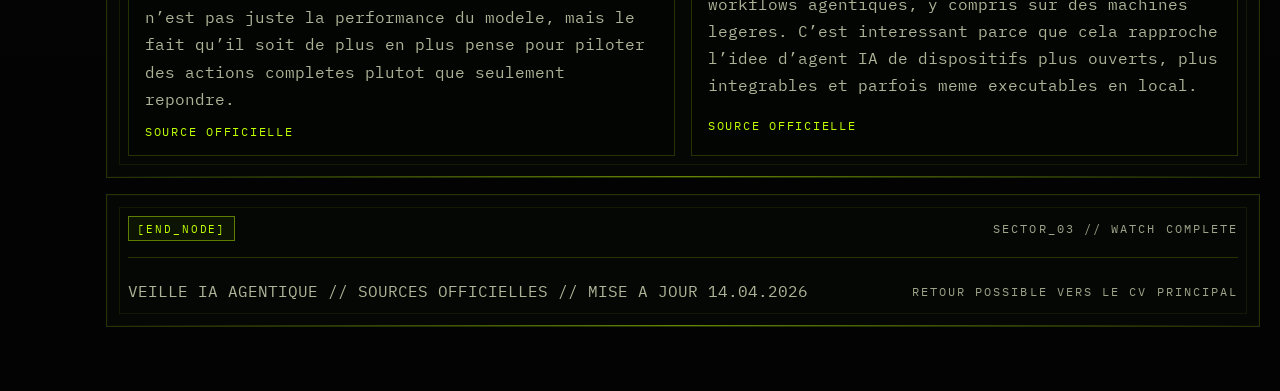
<file: veille.html>
<!DOCTYPE html>
<html lang="fr">
<head>
  <meta charset="UTF-8">
  <meta name="viewport" content="width=device-width, initial-scale=1.0">
  <title>Veille IA - Matheo Houpert</title>
  <meta name="description" content="Veille technologique IA de Matheo Houpert focalisee sur les agents IA, avec les dernieres actualites de Perplexity, OpenClaw, Anthropic et Google.">
  <link rel="preconnect" href="https://fonts.googleapis.com">
  <link rel="preconnect" href="https://fonts.gstatic.com" crossorigin>
  <link href="https://fonts.googleapis.com/css2?family=Chakra+Petch:wght@400;500;600;700&family=IBM+Plex+Mono:wght@400;500;600&display=swap" rel="stylesheet">
  <link rel="stylesheet" href="styles.css">
</head>
<body>
  <div class="app-shell">
    <div class="scanline-overlay" aria-hidden="true"></div>
    <div class="ambient-grid" aria-hidden="true"></div>
    <div class="noise-layer" id="noiseLayer" aria-hidden="true"></div>
    <div class="cursor" id="cursor" aria-hidden="true"><span class="cursor-ring"></span><span class="cursor-dot"></span></div>

    <aside class="social-rail">
      <div class="rail-head"><span class="system-tag">[LINKS]</span><span class="rail-id">// SOURCES</span></div>
      <nav class="rail-links" aria-label="Liens externes">
        <a href="index.html">Accueil</a>
        <a href="https://github.com/matheo2?tab=repositories" target="_blank" rel="noreferrer">GitHub</a>
      </nav>
    </aside>

    <main class="site-frame">
      <header class="topbar">
        <div class="topbar-block"><span class="system-tag">[SYSTEM]</span><span class="topbar-copy">WATCH MODE ACTIVE</span></div>
        <nav class="topbar-nav" aria-label="Navigation principale">
          <a class="topbar-link" href="index.html">ACCUEIL</a>
          <a class="topbar-link" href="#watch">SUJETS</a>
        </nav>
        <div class="topbar-block"><span class="topbar-copy">UPDATE // 08.04.2026</span><span class="status-led"></span></div>
      </header>

      <section class="page-hero panel reveal">
        <div class="panel-header">
          <span class="system-tag">[WATCH_IA]</span>
          <span class="meta-text">SECTOR_01 // VEILLE TECHNOLOGIQUE</span>
        </div>
        <div class="hero-copy">
          <p class="eyebrow">[VEILLE_IA_MOINS_DE_3_MOIS]</p>
          <h1>VEILLE IA</h1>
          <h2 class="page-hero-subtitle">AGENTS IA, SOURCES OFFICIELLES, DERNIERES ACTUALITES</h2>
          <p class="page-hero-copy">Cette veille a ete recentree sur les agents IA. Je ne garde ici que des actualites recentes et officielles sur quelques acteurs qui poussent fort cette logique: Perplexity, OpenClaw, Anthropic et Google.</p>
          <div class="page-hero-actions">
            <a class="button-primary" href="#watch">VOIR LES SUJETS <span>&rarr;</span></a>
            <a class="button-secondary" href="index.html">RETOUR AU CV</a>
          </div>
        </div>
      </section>

      <section class="panel reveal" id="watch">
        <div class="panel-header">
          <span class="system-tag">[TOPICS]</span>
          <span class="meta-text">SECTOR_02 // AGENTS IA</span>
        </div>
        <div class="section-head">
          <h3>SUJETS SUIVIS</h3>
          <p>Voici les dernieres actualites que je retiens sur les agents IA. Je me limite volontairement a quatre acteurs maximum pour garder une veille courte et lisible.</p>
        </div>
        <div class="watch-grid">
          <article class="watch-card">
            <div class="watch-head"><span class="watch-date">11.03.2026</span><span class="watch-tag">[PERPLEXITY]</span></div>
            <h3>Perplexity etend son agent Computer</h3>
            <p>Perplexity pousse encore plus loin son agent `Computer` avec une logique tres claire: un systeme capable d&rsquo;orchestrer plusieurs modeles, d&rsquo;agir sur des outils, de garder le contexte et de prendre en charge des workflows longs. C&rsquo;est une vision tres aboutie de l&rsquo;agent IA comme travailleur numerique.</p>
            <div class="watch-links"><a class="watch-link" href="https://www.perplexity.ai/hub/blog/everything-is-computer" target="_blank" rel="noreferrer">SOURCE OFFICIELLE</a></div>
          </article>
          <article class="watch-card">
            <div class="watch-head"><span class="watch-date">14.04.2026</span><span class="watch-tag">[OPENCLAW]</span></div>
            <h3>OpenClaw continue a evoluer tres vite</h3>
            <p>OpenClaw suit une cadence de mise a jour tres aggressive. La derniere release publique met surtout en avant de la stabilite, de la securite, de meilleurs canaux de communication et des raffinements autour de l&rsquo;agent personnel. Cela montre qu&rsquo;un agent utile n&rsquo;est pas seulement une IA, mais aussi toute l&rsquo;infrastructure autour.</p>
            <div class="watch-links"><a class="watch-link" href="https://github.com/openclaw/openclaw/releases" target="_blank" rel="noreferrer">SOURCE OFFICIELLE</a></div>
          </article>
          <article class="watch-card">
            <div class="watch-head"><span class="watch-date">05.02.2026</span><span class="watch-tag">[ANTHROPIC]</span></div>
            <h3>Claude Opus 4.6 renforce l&rsquo;approche agentique</h3>
            <p>Anthropic met en avant un modele plus solide sur le code agentique, l&rsquo;usage d&rsquo;outils, le computer use et les taches longues. Ce qui m&rsquo;interesse ici, ce n&rsquo;est pas juste la performance du modele, mais le fait qu&rsquo;il soit de plus en plus pense pour piloter des actions completes plutot que seulement repondre.</p>
            <div class="watch-links"><a class="watch-link" href="https://www.anthropic.com/news/claude-opus-4-6" target="_blank" rel="noreferrer">SOURCE OFFICIELLE</a></div>
          </article>
          <article class="watch-card">
            <div class="watch-head"><span class="watch-date">02.04.2026</span><span class="watch-tag">[GOOGLE]</span></div>
            <h3>Google positionne Gemma 4 pour les agents</h3>
            <p>Avec Gemma 4, Google insiste sur le raisonnement, le function calling, la sortie structuree et les workflows agentiques, y compris sur des machines legeres. C&rsquo;est interessant parce que cela rapproche l&rsquo;idee d&rsquo;agent IA de dispositifs plus ouverts, plus integrables et parfois meme executables en local.</p>
            <div class="watch-links"><a class="watch-link" href="https://blog.google/innovation-and-ai/technology/developers-tools/gemma-4/" target="_blank" rel="noreferrer">SOURCE OFFICIELLE</a></div>
          </article>
        </div>
      </section>

      <footer class="footer panel reveal">
        <div class="panel-header"><span class="system-tag">[END_NODE]</span><span class="meta-text">SECTOR_03 // WATCH COMPLETE</span></div>
        <div class="footer-copy"><p>VEILLE IA AGENTIQUE // SOURCES OFFICIELLES // MISE A JOUR 14.04.2026</p><p class="footer-small">RETOUR POSSIBLE VERS LE CV PRINCIPAL</p></div>
      </footer>
    </main>
  </div>
  <script src="script.js"></script>
</body>
</html>
</file>
<file: styles.css>
:root {
  --bg: #020302;
  --bg-soft: #060806;
  --panel: rgba(5, 8, 5, 0.88);
  --line: rgba(191, 255, 0, 0.18);
  --line-strong: rgba(191, 255, 0, 0.45);
  --text: #eff8d0;
  --text-dim: rgba(239, 248, 208, 0.72);
  --accent: #bfff00;
  --accent-soft: rgba(191, 255, 0, 0.18);
  --accent-glow: 0 0 22px rgba(191, 255, 0, 0.18);
  --danger-space: clamp(1rem, 2vw, 2rem);
  --content-max: 1180px;
  --transition: 220ms ease;
}

* {
  box-sizing: border-box;
}

html {
  scroll-behavior: smooth;
}

body {
  margin: 0;
  min-height: 100vh;
  background:
    linear-gradient(rgba(255, 255, 255, 0.01), rgba(255, 255, 255, 0)),
    var(--bg);
  color: var(--text);
  font-family: "IBM Plex Mono", monospace;
  text-transform: uppercase;
  overflow-x: hidden;
}

body.modal-open {
  overflow: hidden;
}

body.is-loading {
  overflow: hidden;
}

body::before {
  content: "";
  position: fixed;
  inset: 0;
  background-image:
    linear-gradient(var(--line) 1px, transparent 1px),
    linear-gradient(90deg, var(--line) 1px, transparent 1px);
  background-size: 64px 64px;
  opacity: 0.22;
  pointer-events: none;
  z-index: -3;
}

a {
  color: inherit;
  text-decoration: none;
}

button,
a {
  -webkit-tap-highlight-color: transparent;
}

button {
  font: inherit;
}

p,
li {
  margin: 0;
  color: var(--text-dim);
  line-height: 1.7;
  text-transform: none;
}

ul {
  margin: 0;
  padding-left: 1.15rem;
}

.app-shell {
  position: relative;
  min-height: 100vh;
}

.ambient-grid,
.scanline-overlay,
.noise-layer {
  position: fixed;
  inset: 0;
  pointer-events: none;
}

.ambient-grid {
  background:
    radial-gradient(circle at 50% 10%, rgba(191, 255, 0, 0.08), transparent 28%),
    linear-gradient(180deg, rgba(191, 255, 0, 0.02), transparent 32%);
  z-index: -2;
}

.scanline-overlay {
  background: repeating-linear-gradient(
    to bottom,
    rgba(255, 255, 255, 0.028) 0,
    rgba(255, 255, 255, 0.028) 1px,
    transparent 1px,
    transparent 4px
  );
  opacity: 0.08;
  mix-blend-mode: screen;
  animation: scanline-shift 12s linear infinite;
  z-index: 4;
}

.noise-layer {
  z-index: 3;
}

.noise-glyph {
  position: absolute;
  color: rgba(191, 255, 0, 0.18);
  font-size: 0.72rem;
  letter-spacing: 0.16em;
  animation: noise-drift 10s linear infinite;
}

.cursor {
  position: fixed;
  top: 0;
  left: 0;
  width: 36px;
  height: 36px;
  pointer-events: none;
  transform: translate(-50%, -50%);
  z-index: 8;
  opacity: 0;
  transition: opacity var(--transition);
}

.cursor.is-visible {
  opacity: 1;
}

body.is-loading .cursor {
  opacity: 0 !important;
}

.cursor.is-hovering .cursor-ring {
  transform: scale(1.45);
}

.cursor-ring,
.cursor-dot {
  position: absolute;
  inset: 0;
  margin: auto;
  border-radius: 50%;
}

.cursor-ring {
  width: 36px;
  height: 36px;
  border: 1px solid rgba(191, 255, 0, 0.55);
  box-shadow: 0 0 18px rgba(191, 255, 0, 0.12);
  transition: transform var(--transition);
}

.cursor-dot {
  width: 6px;
  height: 6px;
  background: var(--accent);
  box-shadow: 0 0 12px rgba(191, 255, 0, 0.65);
}

.social-rail {
  position: fixed;
  top: 0;
  left: 0;
  width: 86px;
  height: 100vh;
  padding: 1.2rem 0.8rem;
  border-right: 1px solid var(--line);
  background: rgba(0, 0, 0, 0.74);
  display: flex;
  flex-direction: column;
  justify-content: space-between;
  z-index: 5;
}

.rail-head {
  display: grid;
  gap: 0.5rem;
}

.rail-id {
  color: rgba(239, 248, 208, 0.45);
  font-size: 0.58rem;
  letter-spacing: 0.18em;
  writing-mode: vertical-rl;
  transform: rotate(180deg);
}

.rail-links {
  display: flex;
  flex-direction: column;
  gap: 1rem;
  align-items: center;
}

.rail-links a {
  writing-mode: vertical-rl;
  transform: rotate(180deg);
  font-size: 0.72rem;
  letter-spacing: 0.18em;
  color: var(--text-dim);
  transition: color var(--transition), text-shadow var(--transition);
}

.rail-links a:hover,
.rail-links a:focus-visible {
  color: var(--accent);
  text-shadow: 0 0 12px rgba(191, 255, 0, 0.45);
}

.site-frame {
  width: min(calc(100% - 126px), var(--content-max));
  margin-left: max(106px, calc((100vw - var(--content-max)) / 2));
  padding: 1.25rem 0 4rem;
}

.portfolio-loader {
  position: fixed;
  inset: 0;
  z-index: 14;
  display: grid;
  place-items: center;
  padding: 1.2rem;
  background:
    linear-gradient(rgba(255, 255, 255, 0.01), rgba(255, 255, 255, 0)),
    rgba(2, 3, 2, 0.94);
  backdrop-filter: blur(14px);
  transition: opacity 700ms ease, visibility 700ms ease;
}

body:not(.is-loading) .portfolio-loader {
  opacity: 0;
  visibility: hidden;
  pointer-events: none;
}

.portfolio-loader::before,
.portfolio-loader::after {
  content: "";
  position: absolute;
  inset: 0;
  pointer-events: none;
}

.portfolio-loader::before {
  background:
    radial-gradient(circle at 50% 18%, rgba(191, 255, 0, 0.09), transparent 28%),
    linear-gradient(180deg, rgba(191, 255, 0, 0.04), transparent 38%);
}

.portfolio-loader::after {
  background: repeating-linear-gradient(
    to bottom,
    rgba(255, 255, 255, 0.028) 0,
    rgba(255, 255, 255, 0.028) 1px,
    transparent 1px,
    transparent 4px
  );
  opacity: 0.08;
  mix-blend-mode: screen;
}

.portfolio-loader__panel {
  position: relative;
  width: min(680px, 100%);
  padding: 1.35rem;
  border: 1px solid var(--line);
  background: rgba(5, 8, 5, 0.9);
  box-shadow:
    inset 0 0 0 1px rgba(255, 255, 255, 0.02),
    0 0 28px rgba(191, 255, 0, 0.08);
  overflow: hidden;
  animation: loader-float 2.8s ease-in-out infinite;
}

.portfolio-loader__panel::before,
.portfolio-loader__panel::after {
  content: "";
  position: absolute;
  pointer-events: none;
}

.portfolio-loader__panel::before {
  inset: 12px;
  border: 1px solid rgba(191, 255, 0, 0.08);
}

.portfolio-loader__panel::after {
  inset: auto 0 0 0;
  height: 1px;
  background: linear-gradient(90deg, transparent, rgba(191, 255, 0, 0.5), transparent);
}

.portfolio-loader__head {
  position: relative;
  z-index: 1;
  display: flex;
  justify-content: space-between;
  gap: 1rem;
  align-items: center;
  padding-bottom: 1rem;
  margin-bottom: 1rem;
  border-bottom: 1px solid var(--line);
}

.portfolio-loader__code,
.portfolio-loader__eyebrow,
.portfolio-loader__status span {
  font-size: 0.72rem;
  letter-spacing: 0.18em;
}

.portfolio-loader__code {
  color: rgba(239, 248, 208, 0.65);
}

.portfolio-loader__body {
  position: relative;
  z-index: 1;
  display: grid;
  gap: 0.9rem;
}

.portfolio-loader__eyebrow {
  color: var(--accent);
}

.portfolio-loader__title {
  margin: 0;
  font-family: "Chakra Petch", sans-serif;
  font-size: clamp(1.9rem, 5vw, 3.4rem);
  line-height: 0.95;
  letter-spacing: 0.08em;
}

.portfolio-loader__text {
  max-width: 44ch;
}

.portfolio-loader__meter {
  position: relative;
  height: 12px;
  border: 1px solid var(--line);
  background: rgba(255, 255, 255, 0.02);
  overflow: hidden;
}

.portfolio-loader__meter::before {
  content: "";
  position: absolute;
  inset: 2px;
  border: 1px solid rgba(191, 255, 0, 0.08);
}

.portfolio-loader__bar {
  display: block;
  width: 38%;
  height: 100%;
  background: linear-gradient(90deg, rgba(191, 255, 0, 0.14), rgba(191, 255, 0, 0.9), rgba(191, 255, 0, 0.18));
  box-shadow: 0 0 22px rgba(191, 255, 0, 0.22);
  animation: loader-progress 1.65s ease-in-out infinite;
}

.portfolio-loader__status {
  display: flex;
  flex-wrap: wrap;
  gap: 0.75rem;
  color: rgba(239, 248, 208, 0.72);
}

.topbar,
.panel,
.detail-dialog {
  border: 1px solid var(--line);
  background: var(--panel);
  box-shadow: inset 0 0 0 1px rgba(255, 255, 255, 0.02);
  position: relative;
  overflow: hidden;
}

.topbar {
  display: grid;
  grid-template-columns: auto 1fr auto;
  gap: 1rem;
  align-items: center;
  padding: 0.95rem 1.2rem;
  margin-bottom: 1rem;
}

.topbar-block,
.topbar-nav {
  display: flex;
  align-items: center;
  gap: 0.85rem;
}

.topbar-nav {
  justify-content: center;
  flex-wrap: wrap;
}

.topbar-link {
  padding: 0.35rem 0.7rem;
  border: 1px solid transparent;
  font-size: 0.72rem;
  letter-spacing: 0.18em;
  color: rgba(239, 248, 208, 0.68);
  transition:
    color var(--transition),
    border-color var(--transition),
    background var(--transition);
}

.topbar-link:hover,
.topbar-link:focus-visible {
  color: var(--accent);
  border-color: var(--line);
  background: rgba(191, 255, 0, 0.05);
}

.topbar-copy,
.meta-text,
.system-tag,
.data-label,
.metric-label,
.skill-index,
.about-key,
.footer-small,
.eyebrow,
.story-label,
.project-card-index,
.project-badge,
.access-key,
.modal-meta span,
.watch-date,
.watch-source,
.method-kicker,
.source-item-label {
  letter-spacing: 0.18em;
}

.topbar-copy,
.meta-text,
.footer-small,
.data-label,
.metric-label,
.skill-index,
.about-key,
.story-label,
.project-card-index,
.access-key,
.watch-date,
.watch-source,
.source-item-label {
  font-size: 0.72rem;
  color: rgba(239, 248, 208, 0.65);
}

.status-led {
  width: 10px;
  height: 10px;
  border-radius: 50%;
  background: var(--accent);
  box-shadow: 0 0 12px rgba(191, 255, 0, 0.7);
  animation: pulse-led 2.4s infinite;
}

.panel + .panel {
  margin-top: 1rem;
}

.panel::before,
.panel::after,
.topbar::before,
.topbar::after,
.detail-dialog::before,
.detail-dialog::after {
  content: "";
  position: absolute;
  inset: 12px;
  border: 1px solid rgba(191, 255, 0, 0.08);
  pointer-events: none;
}

.panel::after,
.topbar::after,
.detail-dialog::after {
  inset: auto 0 0 0;
  height: 1px;
  border: 0;
  background: linear-gradient(90deg, transparent, rgba(191, 255, 0, 0.5), transparent);
}

.panel {
  padding: 1.3rem;
}

.panel-header {
  display: flex;
  justify-content: space-between;
  gap: 1rem;
  align-items: center;
  padding-bottom: 1rem;
  margin-bottom: 1.25rem;
  border-bottom: 1px solid var(--line);
}

.system-tag {
  display: inline-flex;
  align-items: center;
  justify-content: center;
  padding: 0.3rem 0.5rem;
  border: 1px solid var(--line-strong);
  color: var(--accent);
  font-size: 0.68rem;
  background: rgba(191, 255, 0, 0.05);
}

.hero {
  min-height: 80vh;
  display: flex;
  flex-direction: column;
  justify-content: center;
}

.hero-grid,
.project-layout,
.about-layout,
.story-layout,
.method-grid {
  display: grid;
  gap: 1.5rem;
}

.hero-grid {
  grid-template-columns: minmax(0, 1.15fr) minmax(320px, 0.85fr);
  align-items: stretch;
}

.hero-copy,
.project-copy,
.story-copy {
  display: grid;
  gap: 1rem;
  align-content: center;
}

.eyebrow {
  font-size: 0.78rem;
  color: var(--accent);
}

.glitch-title,
.hero-subtitle,
.section-head h3,
.project-copy h3,
.modal-headline h3,
.page-hero h1 {
  font-family: "Chakra Petch", sans-serif;
  margin: 0;
  line-height: 0.95;
}

.glitch-title,
.page-hero h1 {
  position: relative;
  font-size: clamp(4rem, 11vw, 8.8rem);
  letter-spacing: 0.1em;
  color: var(--text);
  text-shadow: 0 0 18px rgba(191, 255, 0, 0.08);
}

.glitch-title::before,
.glitch-title::after {
  content: attr(data-text);
  position: absolute;
  inset: 0;
  pointer-events: none;
  opacity: 0;
}

.glitch-title.is-glitching::before {
  opacity: 0.7;
  transform: translate(2px, -1px);
  color: rgba(191, 255, 0, 0.95);
  clip-path: polygon(0 12%, 100% 0, 100% 42%, 0 46%);
}

.glitch-title.is-glitching::after {
  opacity: 0.55;
  transform: translate(-4px, 2px);
  color: rgba(239, 248, 208, 0.7);
  clip-path: polygon(0 58%, 100% 52%, 100% 100%, 0 100%);
}

.hero-subtitle,
.page-hero-subtitle {
  max-width: 16ch;
  font-size: clamp(1.3rem, 3vw, 2.3rem);
  letter-spacing: 0.12em;
}

.hero-text,
.page-hero-copy {
  max-width: 62ch;
}

.hero-actions,
.project-actions,
.modal-actions,
.page-hero-actions {
  display: flex;
  flex-wrap: wrap;
  gap: 0.9rem;
}

.button-primary,
.button-secondary,
.modal-close,
.skill-pill,
.project-card {
  transition:
    color var(--transition),
    background var(--transition),
    border-color var(--transition),
    box-shadow var(--transition),
    transform var(--transition);
}

.button-primary {
  display: inline-flex;
  align-items: center;
  justify-content: center;
  gap: 0.75rem;
  padding: 0.95rem 1.2rem;
  border: 1px solid var(--line-strong);
  background: rgba(191, 255, 0, 0.04);
  color: var(--text);
  font-size: 0.8rem;
  letter-spacing: 0.18em;
  transition:
    color var(--transition),
    background var(--transition),
    box-shadow var(--transition),
    transform var(--transition);
}

.button-secondary,
.modal-close {
  display: inline-flex;
  align-items: center;
  justify-content: center;
  gap: 0.75rem;
  padding: 0.95rem 1.2rem;
  border: 1px solid var(--line);
  background: rgba(255, 255, 255, 0.01);
  color: var(--text-dim);
  font-size: 0.8rem;
  letter-spacing: 0.18em;
}

.button-primary:hover,
.button-primary:focus-visible,
.button-secondary:hover,
.button-secondary:focus-visible,
.modal-close:hover,
.modal-close:focus-visible,
.skill-pill:hover,
.skill-pill:focus-visible,
.project-card:hover,
.project-card:focus-visible {
  color: var(--accent);
  border-color: var(--line-strong);
  background: rgba(191, 255, 0, 0.08);
  box-shadow: var(--accent-glow);
  transform: translateY(-2px);
}

.hero-data {
  display: grid;
  grid-template-columns: repeat(2, minmax(0, 1fr));
  gap: 1rem;
  padding-top: 0.5rem;
}

.data-card,
.metric-block,
.skill-card,
.about-row,
.project-panel,
.signal-core,
.story-card,
.watch-card,
.method-card,
.source-item {
  border: 1px solid var(--line);
  background: rgba(0, 0, 0, 0.32);
}

.data-card {
  display: grid;
  gap: 0.35rem;
  padding: 0.95rem;
}

.data-value,
.metric-value,
.about-value {
  color: var(--text);
  font-size: 0.88rem;
  letter-spacing: 0.12em;
}

.hero-visual {
  display: flex;
  align-items: stretch;
}

.signal-core {
  position: relative;
  min-height: 460px;
  width: 100%;
  overflow: hidden;
  display: grid;
  place-items: center;
  box-shadow: inset 0 0 32px rgba(191, 255, 0, 0.03);
}

.signal-core::before {
  content: "";
  position: absolute;
  inset: 24px;
  border: 1px solid rgba(191, 255, 0, 0.14);
}

.signal-grid,
.signal-ring,
.signal-cross,
.signal-pulse {
  position: absolute;
}

.signal-grid {
  inset: 0;
  background-image:
    linear-gradient(rgba(191, 255, 0, 0.08) 1px, transparent 1px),
    linear-gradient(90deg, rgba(191, 255, 0, 0.08) 1px, transparent 1px);
  background-size: 28px 28px;
  mask-image: radial-gradient(circle at center, black 45%, transparent 80%);
}

.signal-ring {
  border: 1px solid rgba(191, 255, 0, 0.4);
  border-radius: 50%;
}

.signal-ring-a {
  width: 280px;
  height: 280px;
  animation: rotate-ring 12s linear infinite;
}

.signal-ring-b {
  width: 190px;
  height: 190px;
  border-style: dashed;
  animation: rotate-ring-reverse 8s linear infinite;
}

.signal-cross {
  background: rgba(191, 255, 0, 0.22);
}

.signal-cross-x {
  width: 1px;
  height: 100%;
}

.signal-cross-y {
  width: 100%;
  height: 1px;
}

.signal-node {
  position: absolute;
  width: 10px;
  height: 10px;
  background: var(--accent);
  box-shadow: 0 0 16px rgba(191, 255, 0, 0.55);
}

.signal-node-a {
  top: 18%;
  right: 22%;
}

.signal-node-b {
  bottom: 24%;
  left: 20%;
}

.signal-node-c {
  bottom: 18%;
  right: 30%;
}

.signal-pulse {
  width: 88px;
  height: 88px;
  border: 1px solid rgba(191, 255, 0, 0.45);
  border-radius: 50%;
  animation: pulse-wave 2.8s ease-out infinite;
}

.signal-caption {
  position: absolute;
  left: 1rem;
  bottom: 1rem;
  display: grid;
  gap: 0.3rem;
  font-size: 0.7rem;
  letter-spacing: 0.16em;
  color: rgba(239, 248, 208, 0.65);
}

.section-head {
  display: grid;
  gap: 0.55rem;
  margin-bottom: 1.2rem;
}

.section-head h3,
.project-copy h3 {
  font-size: clamp(1.65rem, 3vw, 3rem);
  letter-spacing: 0.1em;
}

.story-layout,
.about-layout {
  grid-template-columns: minmax(0, 1fr) minmax(280px, 0.82fr);
  align-items: start;
}

.story-stack,
.about-list {
  display: grid;
  gap: 0.8rem;
}

.story-card {
  display: grid;
  gap: 0.55rem;
  padding: 1rem;
}

.skills-panel {
  display: grid;
  grid-template-columns: repeat(5, minmax(0, 1fr));
  gap: 1rem;
}

.skills-stack,
.skills-block {
  display: grid;
  gap: 1rem;
}

.skills-stack {
  gap: 1.5rem;
}

.skills-panel--tech {
  grid-template-columns: repeat(5, minmax(0, 1fr));
}

.skills-panel--project {
  grid-template-columns: repeat(3, minmax(0, 1fr));
}

.skill-button-grid {
  display: flex;
  flex-wrap: wrap;
  gap: 0.85rem;
}

.skill-pill {
  border: 1px solid var(--line);
  background: rgba(255, 255, 255, 0.01);
  color: var(--text);
  padding: 0.95rem 1.1rem;
  cursor: pointer;
}

.skills-footer {
  margin-top: 1.4rem;
  display: flex;
  justify-content: space-between;
  gap: 1rem;
  align-items: flex-end;
}

.skills-footnote {
  max-width: 50ch;
}

.skill-card {
  min-height: 230px;
  padding: 1rem;
  display: flex;
  flex-direction: column;
  justify-content: space-between;
  gap: 1rem;
  transition:
    border-color var(--transition),
    box-shadow var(--transition),
    transform var(--transition);
}

.skill-card-copy {
  display: grid;
  gap: 0.65rem;
}

.skill-card-list {
  display: grid;
  gap: 0.45rem;
  padding-left: 1.1rem;
  color: var(--text-dim);
}

.skill-card-list li {
  line-height: 1.6;
  text-transform: none;
}

.skills-block-intro {
  max-width: 74ch;
}

.skill-card h4 {
  margin: 0;
  font-family: "Chakra Petch", sans-serif;
  font-size: 1.15rem;
  letter-spacing: 0.08em;
}

.skill-card:hover,
.skill-card:focus-within {
  border-color: var(--line-strong);
  box-shadow: var(--accent-glow);
  transform: translateY(-4px);
}

.project-layout {
  grid-template-columns: minmax(0, 1.05fr) minmax(280px, 0.95fr);
  align-items: start;
}

.access-strip {
  display: grid;
  gap: 0.7rem;
  padding: 1rem;
  border: 1px solid var(--line);
  background: rgba(0, 0, 0, 0.28);
}

.access-row {
  display: grid;
  grid-template-columns: 110px 1fr;
  gap: 1rem;
  align-items: center;
  padding-bottom: 0.7rem;
  border-bottom: 1px solid rgba(191, 255, 0, 0.08);
}

.access-row:last-child {
  padding-bottom: 0;
  border-bottom: 0;
}

.access-key,
.project-card-index,
.project-badge {
  font-size: 0.72rem;
  letter-spacing: 0.18em;
}

.access-key,
.project-card-index {
  color: rgba(239, 248, 208, 0.65);
}

.access-value {
  color: var(--text);
  letter-spacing: 0.1em;
}

.project-text {
  font-size: 1.15rem;
  color: var(--accent);
  letter-spacing: 0.08em;
}

.project-panel {
  padding: 1rem;
  display: grid;
  gap: 0.9rem;
}

.metric-block {
  padding: 0.85rem 0.9rem;
  display: grid;
  gap: 0.35rem;
}

.project-diagram {
  min-height: 180px;
  display: grid;
  place-items: center;
  gap: 1rem;
  padding: 1rem;
  border: 1px solid var(--line);
  background:
    linear-gradient(rgba(191, 255, 0, 0.04), rgba(191, 255, 0, 0)),
    rgba(0, 0, 0, 0.42);
}

.diagram-node {
  position: relative;
  padding: 0.65rem 0.9rem;
  border: 1px solid rgba(191, 255, 0, 0.34);
  font-size: 0.72rem;
  letter-spacing: 0.16em;
}

.diagram-node:nth-child(2) {
  transform: scale(1.12);
  color: var(--accent);
}

.project-directory {
  margin-top: 1.5rem;
  padding-top: 1.5rem;
  border-top: 1px solid var(--line);
}

.project-grid {
  display: grid;
  grid-template-columns: repeat(2, minmax(0, 1fr));
  gap: 1rem;
}

.project-card {
  width: 100%;
  display: grid;
  gap: 1rem;
  padding: 1rem;
  border: 1px solid var(--line);
  background:
    linear-gradient(rgba(191, 255, 0, 0.03), rgba(191, 255, 0, 0)),
    rgba(0, 0, 0, 0.26);
  cursor: pointer;
  text-align: left;
}

.project-card-head,
.project-card-meta {
  display: flex;
  justify-content: space-between;
  gap: 1rem;
  align-items: center;
}

.project-badge {
  display: inline-flex;
  align-items: center;
  justify-content: center;
  padding: 0.3rem 0.55rem;
  border: 1px solid var(--line-strong);
  color: var(--accent);
  background: rgba(191, 255, 0, 0.05);
}

.project-card-copy {
  display: grid;
  gap: 0.75rem;
}

.project-card-title {
  font-family: "Chakra Petch", sans-serif;
  font-size: 1.3rem;
  letter-spacing: 0.08em;
  color: var(--text);
}

.project-card-text {
  color: var(--text-dim);
  text-transform: none;
  line-height: 1.7;
}

.project-card-meta {
  flex-wrap: wrap;
  color: rgba(239, 248, 208, 0.72);
  font-size: 0.76rem;
  letter-spacing: 0.14em;
}

.about-row {
  display: grid;
  grid-template-columns: 110px 1fr;
  gap: 1rem;
  align-items: center;
  padding: 0.95rem 1rem;
}

.footer-copy {
  display: flex;
  justify-content: space-between;
  align-items: center;
  gap: 1rem;
}

.detail-modal {
  position: fixed;
  inset: 0;
  z-index: 10;
  display: flex;
  align-items: center;
  justify-content: center;
  padding: 1.4rem;
  opacity: 0;
  visibility: hidden;
  pointer-events: none;
  transition: opacity var(--transition), visibility var(--transition);
}

.detail-modal.is-open {
  opacity: 1;
  visibility: visible;
  pointer-events: auto;
}

.detail-backdrop {
  position: absolute;
  inset: 0;
  background: rgba(2, 3, 2, 0.72);
  backdrop-filter: blur(18px);
}

.detail-dialog {
  position: relative;
  width: min(920px, 100%);
  max-height: min(88vh, 920px);
  z-index: 1;
}

.detail-dialog-head {
  display: flex;
  justify-content: space-between;
  gap: 1rem;
  align-items: center;
  padding: 1.3rem 1.3rem 1rem;
  margin-bottom: 0;
  border-bottom: 1px solid var(--line);
}

.detail-dialog-scroll {
  max-height: calc(88vh - 88px);
  overflow-y: auto;
  padding: 1.3rem;
}

.detail-dialog-scroll::-webkit-scrollbar {
  width: 10px;
}

.detail-dialog-scroll::-webkit-scrollbar-thumb {
  background: rgba(191, 255, 0, 0.18);
}

.modal-close {
  cursor: pointer;
}

.modal-article {
  display: grid;
  gap: 1.15rem;
}

.modal-headline {
  display: grid;
  gap: 0.65rem;
}

.modal-lead {
  max-width: 72ch;
  color: var(--text);
}

.modal-meta {
  display: flex;
  flex-wrap: wrap;
  gap: 0.7rem;
}

.modal-meta span {
  padding: 0.45rem 0.7rem;
  border: 1px solid rgba(191, 255, 0, 0.18);
  background: rgba(191, 255, 0, 0.04);
  color: rgba(239, 248, 208, 0.78);
  font-size: 0.74rem;
}

.modal-section,
.watch-card,
.method-card,
.source-item {
  display: grid;
  gap: 0.65rem;
  padding: 1rem;
}

.modal-section {
  border: 1px solid var(--line);
  background: rgba(0, 0, 0, 0.22);
}

.modal-section h4,
.watch-card h3,
.method-card h3,
.source-item h3 {
  margin: 0;
  font-family: "Chakra Petch", sans-serif;
  font-size: 1.05rem;
  letter-spacing: 0.08em;
  color: var(--text);
}

.page-hero {
  min-height: auto;
}

.watch-grid,
.source-grid {
  display: grid;
  grid-template-columns: repeat(2, minmax(0, 1fr));
  gap: 1rem;
  margin-top: 1rem;
}

.watch-head {
  display: flex;
  justify-content: space-between;
  gap: 1rem;
  align-items: flex-start;
}

.watch-tag {
  display: inline-flex;
  align-items: center;
  justify-content: center;
  padding: 0.3rem 0.55rem;
  border: 1px solid var(--line-strong);
  color: var(--accent);
  background: rgba(191, 255, 0, 0.05);
  font-size: 0.72rem;
  letter-spacing: 0.18em;
}

.watch-links {
  display: flex;
  flex-wrap: wrap;
  gap: 0.8rem;
}

.watch-link,
.source-item a {
  color: var(--accent);
  font-size: 0.78rem;
  letter-spacing: 0.14em;
}

.watch-link:hover,
.watch-link:focus-visible,
.source-item a:hover,
.source-item a:focus-visible {
  text-decoration: underline;
}

.method-grid {
  grid-template-columns: repeat(2, minmax(0, 1fr));
}

.method-kicker {
  color: var(--accent);
  font-size: 0.74rem;
}

.reveal {
  opacity: 0;
  transform: translateY(26px);
  transition:
    opacity 700ms ease,
    transform 700ms ease,
    border-color 300ms ease,
    box-shadow 300ms ease;
}

.reveal.is-visible {
  opacity: 1;
  transform: translateY(0);
}

.panel.is-flicker,
.topbar.is-flicker,
.detail-dialog.is-flicker {
  border-color: rgba(191, 255, 0, 0.5);
  box-shadow:
    inset 0 0 0 1px rgba(255, 255, 255, 0.03),
    0 0 22px rgba(191, 255, 0, 0.08);
}

@keyframes pulse-led {
  0%,
  100% {
    opacity: 0.6;
    transform: scale(0.92);
  }
  50% {
    opacity: 1;
    transform: scale(1);
  }
}

@keyframes rotate-ring {
  from {
    transform: rotate(0deg);
  }
  to {
    transform: rotate(360deg);
  }
}

@keyframes rotate-ring-reverse {
  from {
    transform: rotate(360deg);
  }
  to {
    transform: rotate(0deg);
  }
}

@keyframes pulse-wave {
  0% {
    transform: scale(0.65);
    opacity: 0.95;
  }
  100% {
    transform: scale(3.9);
    opacity: 0;
  }
}

@keyframes scanline-shift {
  from {
    transform: translateY(-10%);
  }
  to {
    transform: translateY(10%);
  }
}

@keyframes noise-drift {
  from {
    transform: translateY(0);
    opacity: 0;
  }
  10%,
  80% {
    opacity: 1;
  }
  to {
    transform: translateY(-30px);
    opacity: 0;
  }
}

@keyframes loader-progress {
  0% {
    transform: translateX(-120%);
  }
  55% {
    transform: translateX(170%);
  }
  100% {
    transform: translateX(220%);
  }
}

@keyframes loader-float {
  0%,
  100% {
    transform: translateY(0);
  }
  50% {
    transform: translateY(-4px);
  }
}

@media (max-width: 1100px) {
  .skills-panel {
    grid-template-columns: repeat(3, minmax(0, 1fr));
  }

  .skills-panel--tech,
  .skills-panel--project {
    grid-template-columns: repeat(2, minmax(0, 1fr));
  }

  .hero-grid,
  .project-layout,
  .about-layout,
  .story-layout,
  .method-grid {
    grid-template-columns: 1fr;
  }

  .project-grid,
  .watch-grid,
  .source-grid {
    grid-template-columns: 1fr;
  }

  .signal-core {
    min-height: 360px;
  }
}

@media (max-width: 920px) {
  .topbar {
    grid-template-columns: 1fr;
  }

  .topbar-nav {
    justify-content: flex-start;
  }

  .skills-footer,
  .watch-head,
  .footer-copy,
  .portfolio-loader__head {
    flex-direction: column;
    align-items: flex-start;
  }
}

@media (max-width: 820px) {
  .social-rail {
    position: sticky;
    top: 0;
    width: 100%;
    height: auto;
    padding: 0.8rem 1rem;
    border-right: 0;
    border-bottom: 1px solid var(--line);
    flex-direction: row;
    align-items: center;
  }

  .rail-head {
    display: flex;
    align-items: center;
    gap: 0.8rem;
  }

  .rail-id,
  .rail-links a {
    writing-mode: initial;
    transform: none;
  }

  .rail-links {
    flex-direction: row;
    gap: 0.9rem;
    flex-wrap: wrap;
  }

  .site-frame {
    width: min(calc(100% - 1.4rem), var(--content-max));
    margin-left: auto;
    margin-right: auto;
    padding-top: 1rem;
  }

  .topbar,
  .panel-header,
  .detail-dialog-head,
  .footer-copy,
  .portfolio-loader__head {
    flex-direction: column;
    align-items: flex-start;
  }

  /* Fallback mobile: si l'observer rate, les sections restent visibles */
  .reveal {
    opacity: 1;
    transform: none;
  }
}

@media (max-width: 680px) {
  body::before {
    background-size: 36px 36px;
  }

  .panel,
  .topbar,
  .detail-dialog-head,
  .detail-dialog-scroll,
  .portfolio-loader__panel {
    padding-left: 1rem;
    padding-right: 1rem;
  }

  .hero,
  .page-hero {
    min-height: auto;
  }

  .hero-data,
  .skills-panel {
    grid-template-columns: 1fr;
  }

  .skill-card,
  .signal-core {
    min-height: 0;
  }

  .glitch-title,
  .page-hero h1 {
    font-size: clamp(3rem, 22vw, 5rem);
  }

  .hero-subtitle,
  .page-hero-subtitle {
    max-width: none;
  }

  .project-actions,
  .hero-actions,
  .modal-actions,
  .page-hero-actions {
    flex-direction: column;
    align-items: stretch;
  }

  .access-row {
    grid-template-columns: 1fr;
  }

  .project-card-head,
  .project-card-meta {
    align-items: flex-start;
    flex-direction: column;
  }

  .about-row {
    grid-template-columns: 1fr;
  }

  .detail-modal {
    padding: 0.75rem;
  }

  .portfolio-loader {
    padding: 0.75rem;
  }
}

@media (prefers-reduced-motion: reduce) {
  *,
  *::before,
  *::after {
    animation: none !important;
    transition: none !important;
    scroll-behavior: auto !important;
  }

  .reveal {
    opacity: 1;
    transform: none;
  }

  .cursor,
  .scanline-overlay {
    display: none;
  }
}
</file>
